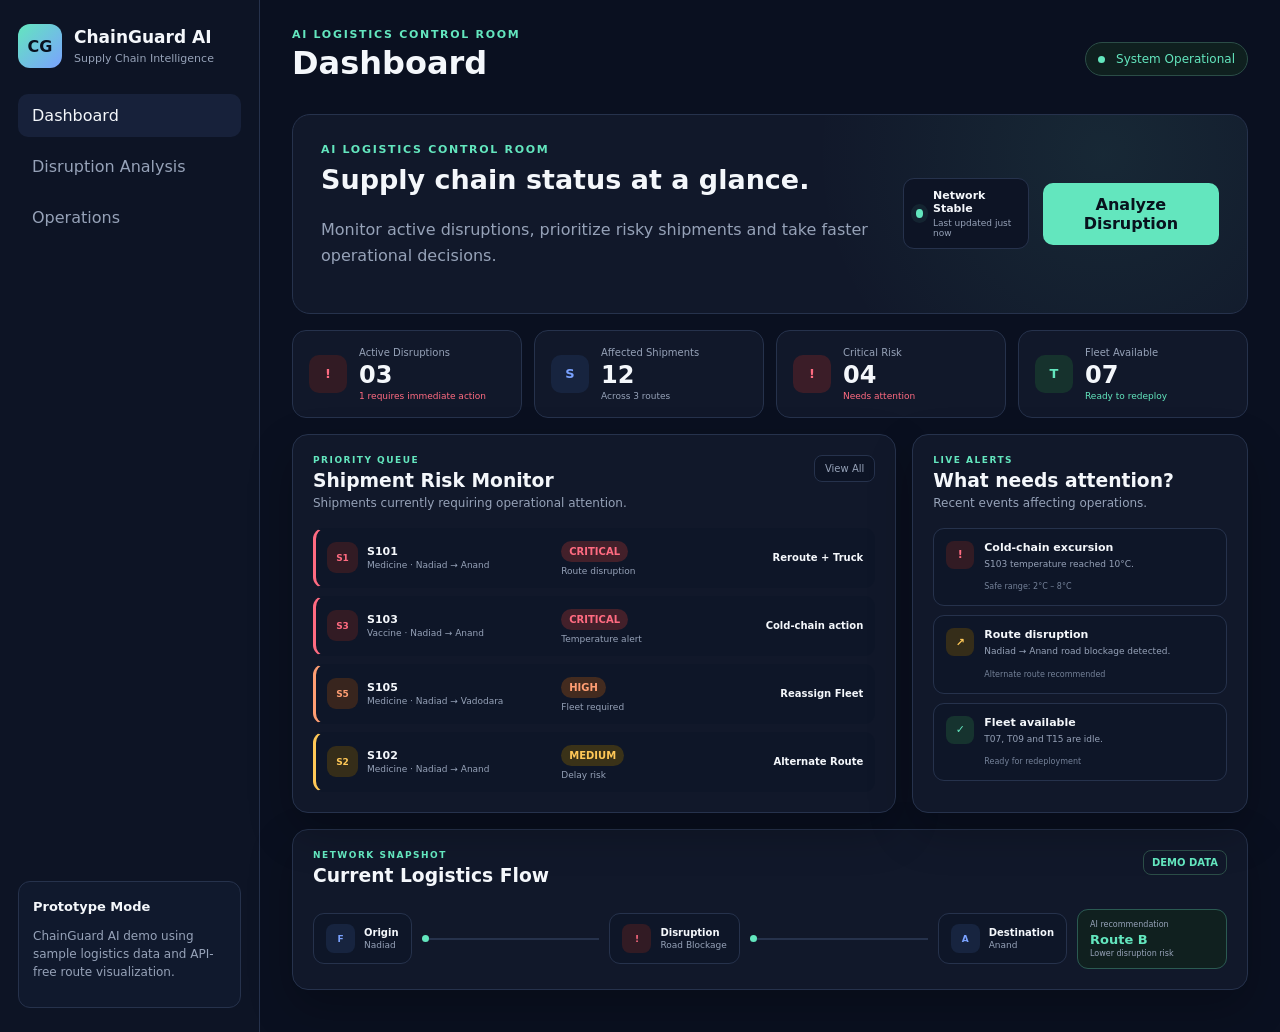
<file: index.html>
<!DOCTYPE html>
<html lang="en">
<head>

  <meta charset="UTF-8">

  <meta
    name="viewport"
    content="width=device-width, initial-scale=1.0"
  >

  <title>
    ChainGuard AI
  </title>

  <link
    rel="stylesheet"
    href="style.css"
  >

</head>

<body>

  <div class="app-shell">

    <!-- ================= SIDEBAR ================= -->

    <aside class="sidebar">

      <div class="brand">

        <div class="brand-icon">
          CG
        </div>

        <div>

          <h2>
            ChainGuard AI
          </h2>

          <span>
            Supply Chain Intelligence
          </span>

        </div>

      </div>


      <nav class="nav">

        <button
          class="nav-item active"
          data-section="dashboard"
        >
          Dashboard
        </button>


        <button
          class="nav-item"
          data-section="analysis"
        >
          Disruption Analysis
        </button>


        <button
          class="nav-item"
          data-section="operations"
        >
          Operations
        </button>

      </nav>


      <div class="sidebar-note">

        <strong>
          Prototype Mode
        </strong>

        <p>
          ChainGuard AI demo using sample
          logistics data and API-free route
          visualization.
        </p>

      </div>

    </aside>


    <!-- ================= MAIN ================= -->

    <main class="main-content">


      <!-- ================= TOPBAR ================= -->

      <header class="topbar">

        <div>

          <p class="eyebrow">
            AI LOGISTICS CONTROL ROOM
          </p>

          <h1 id="page-title">
            Dashboard
          </h1>

        </div>


        <div class="status-pill">

          <span></span>

          System Operational

        </div>

      </header>


      <!-- =====================================================
           DASHBOARD
           ===================================================== -->

      <section
  id="dashboard"
  class="page-section active-section"
>

  <!-- COMMAND HEADER -->

  <div class="command-hero">

    <div class="hero-copy">

      <div class="eyebrow">
        AI LOGISTICS CONTROL ROOM
      </div>

      <h2>
        Supply chain status at a glance.
      </h2>

      <p>
        Monitor active disruptions, prioritize risky
        shipments and take faster operational decisions.
      </p>

    </div>

    <div class="hero-actions">

      <div class="system-status">
        <span class="status-dot"></span>

        <div>
          <strong>
            Network Stable
          </strong>

          <small>
            Last updated just now
          </small>
        </div>

      </div>

      <button
        class="primary-btn"
        id="open-analysis"
      >
        Analyze Disruption
      </button>

    </div>

  </div>


  <!-- KEY METRICS -->

  <div class="command-metrics">

    <div class="command-stat">

      <div class="stat-icon danger-icon">
        !
      </div>

      <div>

        <span>
          Active Disruptions
        </span>

        <strong>
          03
        </strong>

        <small class="danger-text">
          1 requires immediate action
        </small>

      </div>

    </div>


    <div class="command-stat">

      <div class="stat-icon shipment-icon">
        S
      </div>

      <div>

        <span>
          Affected Shipments
        </span>

        <strong>
          12
        </strong>

        <small>
          Across 3 routes
        </small>

      </div>

    </div>


    <div class="command-stat">

      <div class="stat-icon critical-icon">
        !
      </div>

      <div>

        <span>
          Critical Risk
        </span>

        <strong>
          04
        </strong>

        <small class="danger-text">
          Needs attention
        </small>

      </div>

    </div>


    <div class="command-stat">

      <div class="stat-icon fleet-icon">
        T
      </div>

      <div>

        <span>
          Fleet Available
        </span>

        <strong>
          07
        </strong>

        <small class="success-text">
          Ready to redeploy
        </small>

      </div>

    </div>

  </div>


  <!-- MAIN CONTROL GRID -->

  <div class="dashboard-control-grid">


    <!-- SHIPMENT PRIORITY -->

    <div class="panel shipment-panel">

      <div class="panel-header enhanced-header">

        <div>

          <span class="section-label">
            PRIORITY QUEUE
          </span>

          <h3>
            Shipment Risk Monitor
          </h3>

          <p>
            Shipments currently requiring operational attention.
          </p>

        </div>

        <button class="mini-btn">
          View All
        </button>

      </div>


      <div class="priority-list">

        <div class="priority-row critical-row">

          <div class="shipment-id">
            <span class="shipment-marker critical-marker">
              S1
            </span>

            <div>
              <strong>
                S101
              </strong>

              <small>
                Medicine · Nadiad → Anand
              </small>
            </div>
          </div>


          <div class="priority-reason">
            <span class="risk-badge critical">
              CRITICAL
            </span>

            <small>
              Route disruption
            </small>
          </div>


          <div class="priority-action">
            Reroute + Truck
          </div>

        </div>


        <div class="priority-row critical-row">

          <div class="shipment-id">
            <span class="shipment-marker critical-marker">
              S3
            </span>

            <div>
              <strong>
                S103
              </strong>

              <small>
                Vaccine · Nadiad → Anand
              </small>
            </div>
          </div>


          <div class="priority-reason">

            <span class="risk-badge critical">
              CRITICAL
            </span>

            <small>
              Temperature alert
            </small>

          </div>


          <div class="priority-action">
            Cold-chain action
          </div>

        </div>


        <div class="priority-row high-row">

          <div class="shipment-id">

            <span class="shipment-marker high-marker">
              S5
            </span>

            <div>

              <strong>
                S105
              </strong>

              <small>
                Medicine · Nadiad → Vadodara
              </small>

            </div>

          </div>


          <div class="priority-reason">

            <span class="risk-badge high">
              HIGH
            </span>

            <small>
              Fleet required
            </small>

          </div>


          <div class="priority-action">
            Reassign Fleet
          </div>

        </div>


        <div class="priority-row medium-row">

          <div class="shipment-id">

            <span class="shipment-marker medium-marker">
              S2
            </span>

            <div>

              <strong>
                S102
              </strong>

              <small>
                Medicine · Nadiad → Anand
              </small>

            </div>

          </div>


          <div class="priority-reason">

            <span class="risk-badge medium">
              MEDIUM
            </span>

            <small>
              Delay risk
            </small>

          </div>


          <div class="priority-action">
            Alternate Route
          </div>

        </div>

      </div>

    </div>


    <!-- LIVE ALERTS -->

    <div class="panel alert-panel">

      <div class="panel-header enhanced-header">

        <div>

          <span class="section-label">
            LIVE ALERTS
          </span>

          <h3>
            What needs attention?
          </h3>

          <p>
            Recent events affecting operations.
          </p>

        </div>

      </div>


      <div class="live-alert-stack">


        <div class="live-alert critical-alert">

          <div class="alert-symbol">
            !
          </div>

          <div>

            <strong>
              Cold-chain excursion
            </strong>

            <p>
              S103 temperature reached 10°C.
            </p>

            <small>
              Safe range: 2°C – 8°C
            </small>

          </div>

        </div>


        <div class="live-alert warning-alert">

          <div class="alert-symbol">
            ↗
          </div>

          <div>

            <strong>
              Route disruption
            </strong>

            <p>
              Nadiad → Anand road blockage detected.
            </p>

            <small>
              Alternate route recommended
            </small>

          </div>

        </div>


        <div class="live-alert success-alert">

          <div class="alert-symbol">
            ✓
          </div>

          <div>

            <strong>
              Fleet available
            </strong>

            <p>
              T07, T09 and T15 are idle.
            </p>

            <small>
              Ready for redeployment
            </small>

          </div>

        </div>

      </div>

    </div>

  </div>


  <!-- NETWORK SNAPSHOT -->

  <div class="panel network-panel">

    <div class="panel-header enhanced-header">

      <div>

        <span class="section-label">
          NETWORK SNAPSHOT
        </span>

        <h3>
          Current Logistics Flow
        </h3>

      </div>

      <span class="panel-tag">
        DEMO DATA
      </span>

    </div>


    <div class="network-flow">

      <div class="network-node">

        <div class="node-icon">
          F
        </div>

        <div>

          <strong>
            Origin
          </strong>

          <span>
            Nadiad
          </span>

        </div>

      </div>


      <div class="network-line">
        <span></span>
      </div>


      <div class="network-node disruption-node">

        <div class="node-icon">
          !
        </div>

        <div>

          <strong>
            Disruption
          </strong>

          <span>
            Road Blockage
          </span>

        </div>

      </div>


      <div class="network-line">
        <span></span>
      </div>


      <div class="network-node">

        <div class="node-icon">
          A
        </div>

        <div>

          <strong>
            Destination
          </strong>

          <span>
            Anand
          </span>

        </div>

      </div>


      <div class="network-summary">

        <span>
          AI recommendation
        </span>

        <strong>
          Route B
        </strong>

        <small>
          Lower disruption risk
        </small>

      </div>

    </div>

  </div>

  </section>
      <!-- =====================================================
           DISRUPTION ANALYSIS
           ===================================================== -->

      <section
        id="analysis"
        class="page-section"
      >


        <div class="section-heading">

          <p class="eyebrow">
            DISRUPTION INTELLIGENCE
          </p>

          <h2>
            Analyze a New Disruption
          </h2>

          <p>
            Select the cities, enter the disruption details,
            and provide the current shipment temperature.
          </p>

        </div>


        <div class="content-grid">


          <!-- INPUT + FLEET UTILISATION STACK -->

          <div class="analysis-left-stack">

            <!-- INPUT PANEL -->

            <div class="panel analysis-input-panel">


              <div class="form-grid">


              <!-- ORIGIN -->

              <label>

                Origin City

                <select id="origin">
                </select>

              </label>


              <!-- DESTINATION -->

              <label>

                Destination City

                <select id="destination">
                </select>

              </label>


              <!-- DISRUPTION -->

              <label>

                Disruption

                <select id="disruption">

                  <option>
                    Road Blockage
                  </option>

                  <option>
                    Heavy Weather
                  </option>

                  <option>
                    Vehicle Breakdown
                  </option>

                  <option>
                    Port Strike
                  </option>

                  <option>
                    Traffic Congestion
                  </option>

                  <option>
                    Route Closure
                  </option>

                  <option>
                    Other Supply Disruption
                  </option>

                </select>

              </label>


              <!-- SEVERITY -->

              <label>

                Severity

                <select id="severity">

                  <option>
                    High
                  </option>

                  <option>
                    Critical
                  </option>

                  <option>
                    Medium
                  </option>

                  <option>
                    Low
                  </option>

                </select>

              </label>


              <!-- AVAILABLE TRUCKS -->

              <label>

                Available Trucks

                <input
                  id="trucks"
                  type="number"
                  min="0"
                  value="2"
                >

              </label>


              <!-- SHIPMENT TYPE -->

              <label>

                Shipment Type

                <select id="shipment-type">

                  <option value="Medicine">
                    Medicine
                  </option>

                  <option value="Vaccine">
                    Vaccine
                  </option>

                  <option value="Food">
                    Food / Perishable
                  </option>

                  <option value="General">
                    General Cargo
                  </option>

                </select>

              </label>


              <!-- CURRENT TEMPERATURE -->

              <label>

                Current Shipment Temperature (°C)

                <input
                  id="temperature"
                  type="number"
                  step="0.1"
                  value="6"
                >

              </label>


              <!-- MIN TEMP -->

              <label>

                Minimum Safe Temperature (°C)

                <input
                  id="temp-min"
                  type="number"
                  step="0.1"
                  value="2"
                >

              </label>


              <!-- MAX TEMP -->

              <label>

                Maximum Safe Temperature (°C)

                <input
                  id="temp-max"
                  type="number"
                  step="0.1"
                  value="8"
                >

              </label>

            </div>


            <!-- TEMP INFO -->

            <div class="temperature-helper">

              <div class="temperature-icon">
                🌡️
              </div>

              <div>

                <strong>
                  Cold-Chain Check
                </strong>

                <p>
                  The system compares the current shipment
                  temperature with the safe temperature range.
                </p>

              </div>

            </div>


            <!-- ANALYZE -->

            <button
              class="primary-btn"
              id="analyze-btn"
            >

              Analyze with AI

            </button>

            </div>


            <!-- FLEET UTILISATION OVERVIEW -->

            <div class="panel fleet-overview-panel">

              <div class="panel-header enhanced-header">

                <div>
                  <span class="section-label">FLEET INTELLIGENCE</span>
                  <h3>Fleet Utilisation Overview</h3>
                  <p>Current asset allocation across the demo network.</p>
                </div>

                <span class="panel-tag">OPTIMIZER</span>

              </div>

              <div class="fleet-overview-grid">

                <div
                  class="fleet-donut"
                  id="fleet-utilization-chart"
                  style="--utilization: 42%"
                  aria-label="Fleet utilization 42 percent"
                >
                  <div class="fleet-donut-center">
                    <strong id="fleet-utilization-value">42%</strong>
                    <span>Utilised</span>
                  </div>
                </div>

                <div class="fleet-overview-stats">

                  <div class="fleet-stat-card active">
                    <span class="fleet-stat-dot"></span>
                    <div>
                      <strong id="fleet-active-count">05</strong>
                      <small>In Transit</small>
                    </div>
                  </div>

                  <div class="fleet-stat-card idle">
                    <span class="fleet-stat-dot"></span>
                    <div>
                      <strong id="fleet-idle-count">07</strong>
                      <small>Available</small>
                    </div>
                  </div>

                  <div class="fleet-stat-card total">
                    <span class="fleet-stat-dot"></span>
                    <div>
                      <strong id="fleet-total-count">12</strong>
                      <small>Total Fleet</small>
                    </div>
                  </div>

                </div>

              </div>

              <div class="fleet-optimization-note">
                <div class="fleet-note-icon">↗</div>
                <div>
                  <strong>AI utilisation opportunity</strong>
                  <p>
                    7 available trucks can be redeployed to reduce idle capacity
                    during active disruptions.
                  </p>
                </div>
              </div>

            </div>

            <!-- AI EXPLANATION -->

            <div class="panel ai-explanation-panel" id="ai-explanation-panel">

              <div class="ai-explanation-glow"></div>

              <div class="ai-explanation-header">

                <div class="ai-explanation-title-wrap">
                  <div class="ai-explanation-icon">✦</div>
                  <div>
                    <span class="section-label">AI DECISION TRACE</span>
                    <h3>Why did AI choose this route?</h3>
                    <p>
                      A quick explanation of the factors influencing the recommendation.
                    </p>
                  </div>
                </div>

                <div class="ai-confidence-badge">
                  <span>Confidence</span>
                  <strong id="ai-confidence-value">—</strong>
                </div>

              </div>

              <div class="ai-route-summary">
                <div>
                  <span class="ai-summary-label">Recommended route</span>
                  <strong id="ai-explanation-route">Awaiting analysis</strong>
                </div>
                <span class="ai-route-pill" id="ai-explanation-risk">READY</span>
              </div>

              <div class="ai-reason-grid" id="ai-reason-grid">
                <div class="ai-reason-item muted">
                  <span class="ai-reason-check">•</span>
                  <div>
                    <strong>Route efficiency</strong>
                    <p>Run the analysis to compare time and distance.</p>
                  </div>
                </div>

                <div class="ai-reason-item muted">
                  <span class="ai-reason-check">•</span>
                  <div>
                    <strong>Fleet availability</strong>
                    <p>Your available-truck input will be considered.</p>
                  </div>
                </div>

                <div class="ai-reason-item muted">
                  <span class="ai-reason-check">•</span>
                  <div>
                    <strong>Shipment safety</strong>
                    <p>Temperature and shipment type affect the decision.</p>
                  </div>
                </div>

                <div class="ai-reason-item muted">
                  <span class="ai-reason-check">•</span>
                  <div>
                    <strong>Disruption risk</strong>
                    <p>Severity and disruption type shape the route priority.</p>
                  </div>
                </div>
              </div>

              <div class="ai-bottom-strip">
                <div class="ai-confidence-meter-wrap">
                  <div class="ai-meter-label">
                    <span>Decision confidence</span>
                    <strong id="ai-confidence-label">Ready</strong>
                  </div>
                  <div class="ai-confidence-meter">
                    <span id="ai-confidence-bar"></span>
                  </div>
                </div>

                <div class="ai-saving-card">
                  <span>Estimated operational saving</span>
                  <strong id="ai-estimated-saving">₹ —</strong>
                  <small>Prototype estimate</small>
                </div>
              </div>

            </div>

          </div>


          <!-- RESULT PANEL -->

          <div class="panel result-panel">

            <div class="panel-header">

              <div>

                <h3>
                  AI Analysis
                </h3>

                <p>
                  Risk, route and temperature recommendations.
                </p>

              </div>

            </div>


            <div
              id="analysis-result"
              class="empty-state"
            >

              Select your route and shipment details,
              then click

              <strong>
                Analyze with AI
              </strong>.

            </div>

          </div>

        </div>

      </section>


      <!-- =====================================================
           OPERATIONS
           ===================================================== -->

      <section
  id="operations"
  class="page-section"
>


  <div class="section-heading">

    <p class="eyebrow">
      OPERATIONS CONTROL
    </p>

    <h2>
      Fleet & Cold-Chain Operations
    </h2>

    <p>
      Manage available assets and monitor shipments
      requiring temperature-controlled handling.
    </p>

  </div>


  <!-- OPERATIONS SUMMARY -->

  <div class="operations-summary">

    <div class="operations-kpi">

      <span>
        Available Assets
      </span>

      <strong>
        07
      </strong>

      <small class="success-text">
        Ready now
      </small>

    </div>


    <div class="operations-kpi">

      <span>
        In Transit
      </span>

      <strong>
        05
      </strong>

      <small>
        Active journeys
      </small>

    </div>


    <div class="operations-kpi">

      <span>
        Cold-Chain Alerts
      </span>

      <strong class="danger-text">
        02
      </strong>

      <small class="danger-text">
        Immediate review
      </small>

    </div>


    <div class="operations-kpi">

      <span>
        Recommended Actions
      </span>

      <strong>
        04
      </strong>

      <small>
        AI generated
      </small>

    </div>

  </div>


  <div class="operations-grid">


    <!-- FLEET -->

    <div class="panel fleet-control-panel">

      <div class="panel-header enhanced-header">

        <div>

          <span class="section-label">
            FLEET UTILISATION
          </span>

          <h3>
            Available Vehicles
          </h3>

          <p>
            Assets that can be redeployed immediately.
          </p>

        </div>

        <span class="panel-tag">
          7 AVAILABLE
        </span>

      </div>


      <div class="fleet-control-list">


        <div class="fleet-control-row recommended-fleet">

          <div class="fleet-avatar">
            T07
          </div>

          <div class="fleet-info">

            <strong>
              Truck T07
            </strong>

            <span>
              Idle · Capacity 2.5T
            </span>

          </div>

          <div class="fleet-route">

            <small>
              AI suggests
            </small>

            <strong>
              S101
            </strong>

          </div>

          <span class="fleet-status available">
            AVAILABLE
          </span>

        </div>


        <div class="fleet-control-row">

          <div class="fleet-avatar">
            T09
          </div>

          <div class="fleet-info">

            <strong>
              Truck T09
            </strong>

            <span>
              Idle · Capacity 4T
            </span>

          </div>

          <div class="fleet-route">

            <small>
              Status
            </small>

            <strong>
              Standby
            </strong>

          </div>

          <span class="fleet-status available">
            AVAILABLE
          </span>

        </div>


        <div class="fleet-control-row">

          <div class="fleet-avatar">
            T12
          </div>

          <div class="fleet-info">

            <strong>
              Truck T12
            </strong>

            <span>
              In transit · Anand
            </span>

          </div>

          <div class="fleet-route">

            <small>
              Shipment
            </small>

            <strong>
              S102
            </strong>

          </div>

          <span class="fleet-status transit">
            IN TRANSIT
          </span>

        </div>


        <div class="fleet-control-row">

          <div class="fleet-avatar">
            T15
          </div>

          <div class="fleet-info">

            <strong>
              Truck T15
            </strong>

            <span>
              Idle · Capacity 3T
            </span>

          </div>

          <div class="fleet-route">

            <small>
              Status
            </small>

            <strong>
              Standby
            </strong>

          </div>

          <span class="fleet-status available">
            AVAILABLE
          </span>

        </div>

      </div>

    </div>


    <!-- COLD CHAIN -->

    <div class="panel cold-chain-panel">

      <div class="panel-header enhanced-header">

        <div>

          <span class="section-label">
            COLD-CHAIN MONITOR
          </span>

          <h3>
            Shipment Temperature
          </h3>

          <p>
            Real-time demo sensor view.
          </p>

        </div>

        <span class="risk-badge critical">
          2 ALERTS
        </span>

      </div>


      <div class="cold-chain-main">


        <div class="temperature-main">

          <div>

            <span>
              Shipment S103
            </span>

            <strong>
              10°C
            </strong>

            <small>
              Current temperature
            </small>

          </div>


          <div class="temperature-status-ring">

            <span>
              !
            </span>

          </div>

        </div>


        <div class="safe-range-bar">

          <div class="safe-range-labels">

            <span>
              Safe range
            </span>

            <strong>
              2°C – 8°C
            </strong>

          </div>


          <div class="range-track">

            <div class="safe-range-zone"></div>

            <div class="temperature-indicator"></div>

          </div>

        </div>


        <div class="temperature-history">

          <span>2°C</span>
          <span>4°C</span>
          <span>5°C</span>
          <span>7°C</span>
          <span class="danger-temp">
            10°C
          </span>

        </div>


        <div class="cold-action">

          <div>

            <strong>
              AI Action Required
            </strong>

            <p>
              Temperature has crossed the safe range.
              Shipment should be prioritized for
              controlled handling.
            </p>

          </div>

          <button class="route-action-btn">
            Review Shipment
          </button>

        </div>

      </div>

    </div>

  </div>


  <!-- OPERATIONS RECOMMENDATION -->

  <div class="panel operations-recommendation">

    <div class="recommendation-icon">
      AI
    </div>

    <div>

      <span class="section-label">
        OPERATIONS ASSISTANT
      </span>

      <h3>
        Recommended next actions
      </h3>

      <p>
        Prioritize S103 for cold-chain intervention,
        assign T07 to S101, and review Route B for
        the Nadiad → Anand disruption.
      </p>

    </div>

<button
  class="primary-btn"
  id="open-analysis-operations"
>
  Review Disruption
</button>

  </div>


</section>


  <!-- JAVASCRIPT -->

  <script src="script.js"></script>

</body>
</html>
</file>
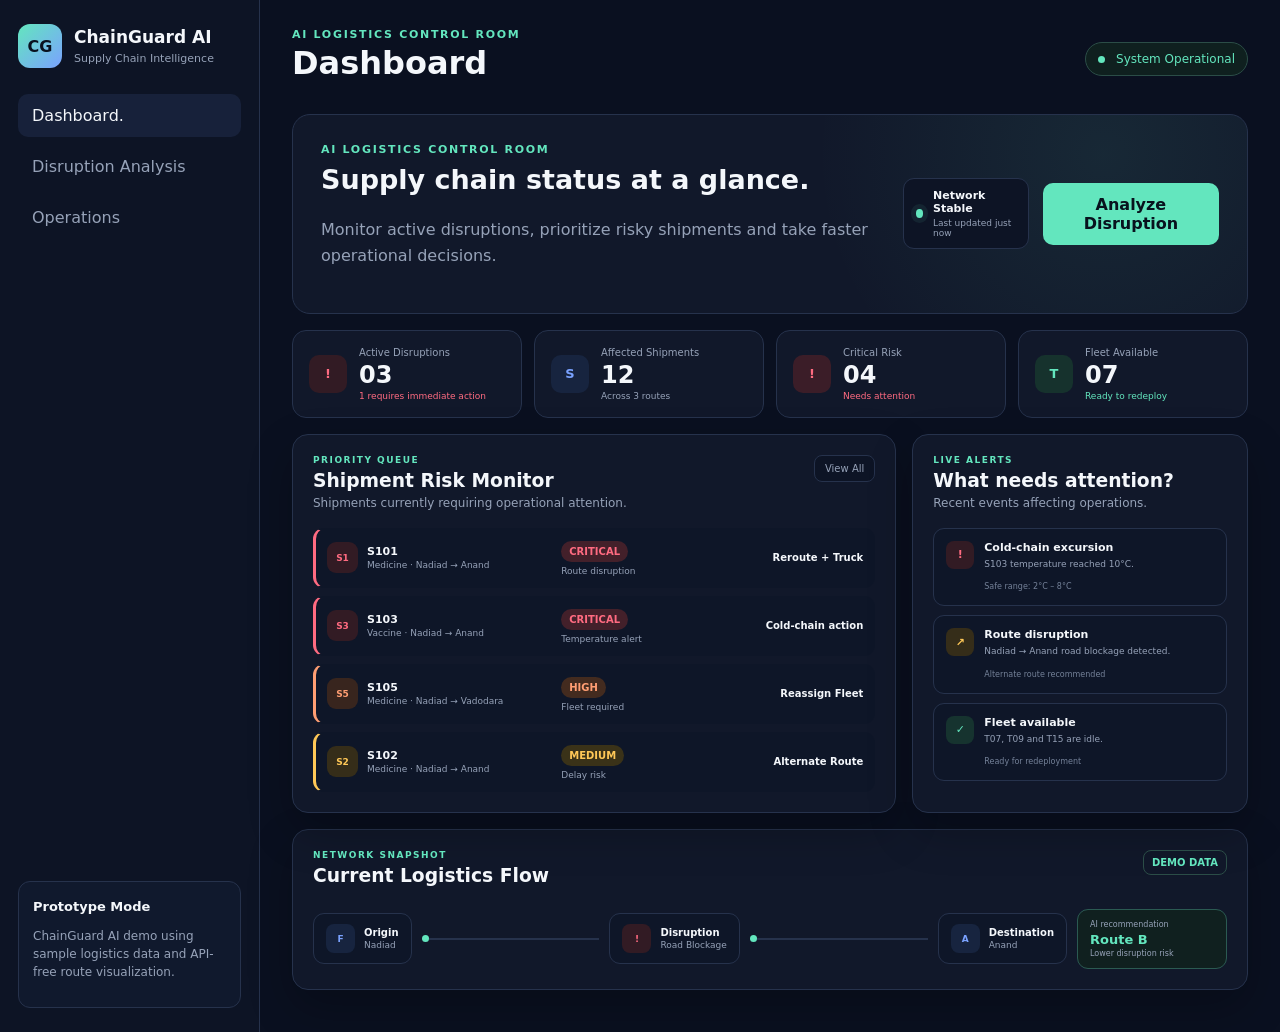
<file: src/index.html>
<!DOCTYPE html>
<html lang="en">
<head>

  <meta charset="UTF-8">

  <meta
    name="viewport"
    content="width=device-width, initial-scale=1.0"
  >

  <title>
    ChainGuard AI
  </title>

  <link
    rel="stylesheet"
    href="style.css"
  >

</head>

<body>

  <div class="app-shell">

    <!-- ================= SIDEBAR ================= -->

    <aside class="sidebar">

      <div class="brand">

        <div class="brand-icon">
          CG
        </div>

        <div>

          <h2>
            ChainGuard AI
          </h2>

          <span>
            Supply Chain Intelligence
          </span>

        </div>

      </div>


      <nav class="nav">

        <button
          class="nav-item active"
          data-section="dashboard"
        >
          Dashboard.
        </button>


        <button
          class="nav-item"
          data-section="analysis"
        >
          Disruption Analysis
        </button>


        <button
          class="nav-item"
          data-section="operations"
        >
          Operations
        </button>

      </nav>


      <div class="sidebar-note">

        <strong>
          Prototype Mode
        </strong>

        <p>
          ChainGuard AI demo using sample
          logistics data and API-free route
          visualization.
        </p>

      </div>

    </aside>


    <!-- ================= MAIN ================= -->

    <main class="main-content">


      <!-- ================= TOPBAR ================= -->

      <header class="topbar">

        <div>

          <p class="eyebrow">
            AI LOGISTICS CONTROL ROOM
          </p>

          <h1 id="page-title">
            Dashboard
          </h1>

        </div>


        <div class="status-pill">

          <span></span>

          System Operational

        </div>

      </header>


      <!-- =====================================================
           DASHBOARD
           ===================================================== -->

      <section
  id="dashboard"
  class="page-section active-section"
>

  <!-- COMMAND HEADER -->

  <div class="command-hero">

    <div class="hero-copy">

      <div class="eyebrow">
        AI LOGISTICS CONTROL ROOM
      </div>

      <h2>
        Supply chain status at a glance.
      </h2>

      <p>
        Monitor active disruptions, prioritize risky
        shipments and take faster operational decisions.
      </p>

    </div>

    <div class="hero-actions">

      <div class="system-status">
        <span class="status-dot"></span>

        <div>
          <strong>
            Network Stable
          </strong>

          <small>
            Last updated just now
          </small>
        </div>

      </div>

      <button
        class="primary-btn"
        id="open-analysis"
      >
        Analyze Disruption
      </button>

    </div>

  </div>


  <!-- KEY METRICS -->

  <div class="command-metrics">

    <div class="command-stat">

      <div class="stat-icon danger-icon">
        !
      </div>

      <div>

        <span>
          Active Disruptions
        </span>

        <strong>
          03
        </strong>

        <small class="danger-text">
          1 requires immediate action
        </small>

      </div>

    </div>


    <div class="command-stat">

      <div class="stat-icon shipment-icon">
        S
      </div>

      <div>

        <span>
          Affected Shipments
        </span>

        <strong>
          12
        </strong>

        <small>
          Across 3 routes
        </small>

      </div>

    </div>


    <div class="command-stat">

      <div class="stat-icon critical-icon">
        !
      </div>

      <div>

        <span>
          Critical Risk
        </span>

        <strong>
          04
        </strong>

        <small class="danger-text">
          Needs attention
        </small>

      </div>

    </div>


    <div class="command-stat">

      <div class="stat-icon fleet-icon">
        T
      </div>

      <div>

        <span>
          Fleet Available
        </span>

        <strong>
          07
        </strong>

        <small class="success-text">
          Ready to redeploy
        </small>

      </div>

    </div>

  </div>


  <!-- MAIN CONTROL GRID -->

  <div class="dashboard-control-grid">


    <!-- SHIPMENT PRIORITY -->

    <div class="panel shipment-panel">

      <div class="panel-header enhanced-header">

        <div>

          <span class="section-label">
            PRIORITY QUEUE
          </span>

          <h3>
            Shipment Risk Monitor
          </h3>

          <p>
            Shipments currently requiring operational attention.
          </p>

        </div>

        <button class="mini-btn">
          View All
        </button>

      </div>


      <div class="priority-list">

        <div class="priority-row critical-row">

          <div class="shipment-id">
            <span class="shipment-marker critical-marker">
              S1
            </span>

            <div>
              <strong>
                S101
              </strong>

              <small>
                Medicine · Nadiad → Anand
              </small>
            </div>
          </div>


          <div class="priority-reason">
            <span class="risk-badge critical">
              CRITICAL
            </span>

            <small>
              Route disruption
            </small>
          </div>


          <div class="priority-action">
            Reroute + Truck
          </div>

        </div>


        <div class="priority-row critical-row">

          <div class="shipment-id">
            <span class="shipment-marker critical-marker">
              S3
            </span>

            <div>
              <strong>
                S103
              </strong>

              <small>
                Vaccine · Nadiad → Anand
              </small>
            </div>
          </div>


          <div class="priority-reason">

            <span class="risk-badge critical">
              CRITICAL
            </span>

            <small>
              Temperature alert
            </small>

          </div>


          <div class="priority-action">
            Cold-chain action
          </div>

        </div>


        <div class="priority-row high-row">

          <div class="shipment-id">

            <span class="shipment-marker high-marker">
              S5
            </span>

            <div>

              <strong>
                S105
              </strong>

              <small>
                Medicine · Nadiad → Vadodara
              </small>

            </div>

          </div>


          <div class="priority-reason">

            <span class="risk-badge high">
              HIGH
            </span>

            <small>
              Fleet required
            </small>

          </div>


          <div class="priority-action">
            Reassign Fleet
          </div>

        </div>


        <div class="priority-row medium-row">

          <div class="shipment-id">

            <span class="shipment-marker medium-marker">
              S2
            </span>

            <div>

              <strong>
                S102
              </strong>

              <small>
                Medicine · Nadiad → Anand
              </small>

            </div>

          </div>


          <div class="priority-reason">

            <span class="risk-badge medium">
              MEDIUM
            </span>

            <small>
              Delay risk
            </small>

          </div>


          <div class="priority-action">
            Alternate Route
          </div>

        </div>

      </div>

    </div>


    <!-- LIVE ALERTS -->

    <div class="panel alert-panel">

      <div class="panel-header enhanced-header">

        <div>

          <span class="section-label">
            LIVE ALERTS
          </span>

          <h3>
            What needs attention?
          </h3>

          <p>
            Recent events affecting operations.
          </p>

        </div>

      </div>


      <div class="live-alert-stack">


        <div class="live-alert critical-alert">

          <div class="alert-symbol">
            !
          </div>

          <div>

            <strong>
              Cold-chain excursion
            </strong>

            <p>
              S103 temperature reached 10°C.
            </p>

            <small>
              Safe range: 2°C – 8°C
            </small>

          </div>

        </div>


        <div class="live-alert warning-alert">

          <div class="alert-symbol">
            ↗
          </div>

          <div>

            <strong>
              Route disruption
            </strong>

            <p>
              Nadiad → Anand road blockage detected.
            </p>

            <small>
              Alternate route recommended
            </small>

          </div>

        </div>


        <div class="live-alert success-alert">

          <div class="alert-symbol">
            ✓
          </div>

          <div>

            <strong>
              Fleet available
            </strong>

            <p>
              T07, T09 and T15 are idle.
            </p>

            <small>
              Ready for redeployment
            </small>

          </div>

        </div>

      </div>

    </div>

  </div>


  <!-- NETWORK SNAPSHOT -->

  <div class="panel network-panel">

    <div class="panel-header enhanced-header">

      <div>

        <span class="section-label">
          NETWORK SNAPSHOT
        </span>

        <h3>
          Current Logistics Flow
        </h3>

      </div>

      <span class="panel-tag">
        DEMO DATA
      </span>

    </div>


    <div class="network-flow">

      <div class="network-node">

        <div class="node-icon">
          F
        </div>

        <div>

          <strong>
            Origin
          </strong>

          <span>
            Nadiad
          </span>

        </div>

      </div>


      <div class="network-line">
        <span></span>
      </div>


      <div class="network-node disruption-node">

        <div class="node-icon">
          !
        </div>

        <div>

          <strong>
            Disruption
          </strong>

          <span>
            Road Blockage
          </span>

        </div>

      </div>


      <div class="network-line">
        <span></span>
      </div>


      <div class="network-node">

        <div class="node-icon">
          A
        </div>

        <div>

          <strong>
            Destination
          </strong>

          <span>
            Anand
          </span>

        </div>

      </div>


      <div class="network-summary">

        <span>
          AI recommendation
        </span>

        <strong>
          Route B
        </strong>

        <small>
          Lower disruption risk
        </small>

      </div>

    </div>

  </div>

  </section>
      <!-- =====================================================
           DISRUPTION ANALYSIS
           ===================================================== -->

      <section
        id="analysis"
        class="page-section"
      >


        <div class="section-heading">

          <p class="eyebrow">
            DISRUPTION INTELLIGENCE
          </p>

          <h2>
            Analyze a New Disruption
          </h2>

          <p>
            Select the cities, enter the disruption details,
            and provide the current shipment temperature.
          </p>

        </div>


        <div class="content-grid">


          <!-- INPUT + FLEET UTILISATION STACK -->

          <div class="analysis-left-stack">

            <!-- INPUT PANEL -->

            <div class="panel analysis-input-panel">


              <div class="form-grid">


              <!-- ORIGIN -->

              <label>

                Origin City

                <select id="origin">
                </select>

              </label>


              <!-- DESTINATION -->

              <label>

                Destination City

                <select id="destination">
                </select>

              </label>


              <!-- DISRUPTION -->

              <label>

                Disruption

                <select id="disruption">

                  <option>
                    Road Blockage
                  </option>

                  <option>
                    Heavy Weather
                  </option>

                  <option>
                    Vehicle Breakdown
                  </option>

                  <option>
                    Port Strike
                  </option>

                  <option>
                    Traffic Congestion
                  </option>

                  <option>
                    Route Closure
                  </option>

                  <option>
                    Other Supply Disruption
                  </option>

                </select>

              </label>


              <!-- SEVERITY -->

              <label>

                Severity

                <select id="severity">

                  <option>
                    High
                  </option>

                  <option>
                    Critical
                  </option>

                  <option>
                    Medium
                  </option>

                  <option>
                    Low
                  </option>

                </select>

              </label>


              <!-- AVAILABLE TRUCKS -->

              <label>

                Available Trucks

                <input
                  id="trucks"
                  type="number"
                  min="0"
                  value="2"
                >

              </label>


              <!-- SHIPMENT TYPE -->

              <label>

                Shipment Type

                <select id="shipment-type">

                  <option value="Medicine">
                    Medicine
                  </option>

                  <option value="Vaccine">
                    Vaccine
                  </option>

                  <option value="Food">
                    Food / Perishable
                  </option>

                  <option value="General">
                    General Cargo
                  </option>

                </select>

              </label>


              <!-- CURRENT TEMPERATURE -->

              <label>

                Current Shipment Temperature (°C)

                <input
                  id="temperature"
                  type="number"
                  step="0.1"
                  value="6"
                >

              </label>


              <!-- MIN TEMP -->

              <label>

                Minimum Safe Temperature (°C)

                <input
                  id="temp-min"
                  type="number"
                  step="0.1"
                  value="2"
                >

              </label>


              <!-- MAX TEMP -->

              <label>

                Maximum Safe Temperature (°C)

                <input
                  id="temp-max"
                  type="number"
                  step="0.1"
                  value="8"
                >

              </label>

            </div>


            <!-- TEMP INFO -->

            <div class="temperature-helper">

              <div class="temperature-icon">
                🌡️
              </div>

              <div>

                <strong>
                  Cold-Chain Check
                </strong>

                <p>
                  The system compares the current shipment
                  temperature with the safe temperature range.
                </p>

              </div>

            </div>


            <!-- ANALYZE -->

            <button
              class="primary-btn"
              id="analyze-btn"
            >

              Analyze with AI

            </button>

            </div>


            <!-- FLEET UTILISATION OVERVIEW -->

            <div class="panel fleet-overview-panel">

              <div class="panel-header enhanced-header">

                <div>
                  <span class="section-label">FLEET INTELLIGENCE</span>
                  <h3>Fleet Utilisation Overview</h3>
                  <p>Current asset allocation across the demo network.</p>
                </div>

                <span class="panel-tag">OPTIMIZER</span>

              </div>

              <div class="fleet-overview-grid">

                <div
                  class="fleet-donut"
                  id="fleet-utilization-chart"
                  style="--utilization: 42%"
                  aria-label="Fleet utilization 42 percent"
                >
                  <div class="fleet-donut-center">
                    <strong id="fleet-utilization-value">42%</strong>
                    <span>Utilised</span>
                  </div>
                </div>

                <div class="fleet-overview-stats">

                  <div class="fleet-stat-card active">
                    <span class="fleet-stat-dot"></span>
                    <div>
                      <strong id="fleet-active-count">05</strong>
                      <small>In Transit</small>
                    </div>
                  </div>

                  <div class="fleet-stat-card idle">
                    <span class="fleet-stat-dot"></span>
                    <div>
                      <strong id="fleet-idle-count">07</strong>
                      <small>Available</small>
                    </div>
                  </div>

                  <div class="fleet-stat-card total">
                    <span class="fleet-stat-dot"></span>
                    <div>
                      <strong id="fleet-total-count">12</strong>
                      <small>Total Fleet</small>
                    </div>
                  </div>

                </div>

              </div>

              <div class="fleet-optimization-note">
                <div class="fleet-note-icon">↗</div>
                <div>
                  <strong>AI utilisation opportunity</strong>
                  <p>
                    7 available trucks can be redeployed to reduce idle capacity
                    during active disruptions.
                  </p>
                </div>
              </div>

            </div>

            <!-- AI EXPLANATION -->

            <div class="panel ai-explanation-panel" id="ai-explanation-panel">

              <div class="ai-explanation-glow"></div>

              <div class="ai-explanation-header">

                <div class="ai-explanation-title-wrap">
                  <div class="ai-explanation-icon">✦</div>
                  <div>
                    <span class="section-label">AI DECISION TRACE</span>
                    <h3>Why did AI choose this route?</h3>
                    <p>
                      A quick explanation of the factors influencing the recommendation.
                    </p>
                  </div>
                </div>

                <div class="ai-confidence-badge">
                  <span>Confidence</span>
                  <strong id="ai-confidence-value">—</strong>
                </div>

              </div>

              <div class="ai-route-summary">
                <div>
                  <span class="ai-summary-label">Recommended route</span>
                  <strong id="ai-explanation-route">Awaiting analysis</strong>
                </div>
                <span class="ai-route-pill" id="ai-explanation-risk">READY</span>
              </div>

              <div class="ai-reason-grid" id="ai-reason-grid">
                <div class="ai-reason-item muted">
                  <span class="ai-reason-check">•</span>
                  <div>
                    <strong>Route efficiency</strong>
                    <p>Run the analysis to compare time and distance.</p>
                  </div>
                </div>

                <div class="ai-reason-item muted">
                  <span class="ai-reason-check">•</span>
                  <div>
                    <strong>Fleet availability</strong>
                    <p>Your available-truck input will be considered.</p>
                  </div>
                </div>

                <div class="ai-reason-item muted">
                  <span class="ai-reason-check">•</span>
                  <div>
                    <strong>Shipment safety</strong>
                    <p>Temperature and shipment type affect the decision.</p>
                  </div>
                </div>

                <div class="ai-reason-item muted">
                  <span class="ai-reason-check">•</span>
                  <div>
                    <strong>Disruption risk</strong>
                    <p>Severity and disruption type shape the route priority.</p>
                  </div>
                </div>
              </div>

              <div class="ai-bottom-strip">
                <div class="ai-confidence-meter-wrap">
                  <div class="ai-meter-label">
                    <span>Decision confidence</span>
                    <strong id="ai-confidence-label">Ready</strong>
                  </div>
                  <div class="ai-confidence-meter">
                    <span id="ai-confidence-bar"></span>
                  </div>
                </div>

                <div class="ai-saving-card">
                  <span>Estimated operational saving</span>
                  <strong id="ai-estimated-saving">₹ —</strong>
                  <small>Prototype estimate</small>
                </div>
              </div>

            </div>

          </div>


          <!-- RESULT PANEL -->

          <div class="panel result-panel">

            <div class="panel-header">

              <div>

                <h3>
                  AI Analysis
                </h3>

                <p>
                  Risk, route and temperature recommendations.
                </p>

              </div>

            </div>


            <div
              id="analysis-result"
              class="empty-state"
            >

              Select your route and shipment details,
              then click

              <strong>
                Analyze with AI
              </strong>.

            </div>

          </div>

        </div>

      </section>


      <!-- =====================================================
           OPERATIONS
           ===================================================== -->

      <section
  id="operations"
  class="page-section"
>


  <div class="section-heading">

    <p class="eyebrow">
      OPERATIONS CONTROL
    </p>

    <h2>
      Fleet & Cold-Chain Operations
    </h2>

    <p>
      Manage available assets and monitor shipments
      requiring temperature-controlled handling.
    </p>

  </div>


  <!-- OPERATIONS SUMMARY -->

  <div class="operations-summary">

    <div class="operations-kpi">

      <span>
        Available Assets
      </span>

      <strong>
        07
      </strong>

      <small class="success-text">
        Ready now
      </small>

    </div>


    <div class="operations-kpi">

      <span>
        In Transit
      </span>

      <strong>
        05
      </strong>

      <small>
        Active journeys
      </small>

    </div>


    <div class="operations-kpi">

      <span>
        Cold-Chain Alerts
      </span>

      <strong class="danger-text">
        02
      </strong>

      <small class="danger-text">
        Immediate review
      </small>

    </div>


    <div class="operations-kpi">

      <span>
        Recommended Actions
      </span>

      <strong>
        04
      </strong>

      <small>
        AI generated
      </small>

    </div>

  </div>


  <div class="operations-grid">


    <!-- FLEET -->

    <div class="panel fleet-control-panel">

      <div class="panel-header enhanced-header">

        <div>

          <span class="section-label">
            FLEET UTILISATION
          </span>

          <h3>
            Available Vehicles
          </h3>

          <p>
            Assets that can be redeployed immediately.
          </p>

        </div>

        <span class="panel-tag">
          7 AVAILABLE
        </span>

      </div>


      <div class="fleet-control-list">


        <div class="fleet-control-row recommended-fleet">

          <div class="fleet-avatar">
            T07
          </div>

          <div class="fleet-info">

            <strong>
              Truck T07
            </strong>

            <span>
              Idle · Capacity 2.5T
            </span>

          </div>

          <div class="fleet-route">

            <small>
              AI suggests
            </small>

            <strong>
              S101
            </strong>

          </div>

          <span class="fleet-status available">
            AVAILABLE
          </span>

        </div>


        <div class="fleet-control-row">

          <div class="fleet-avatar">
            T09
          </div>

          <div class="fleet-info">

            <strong>
              Truck T09
            </strong>

            <span>
              Idle · Capacity 4T
            </span>

          </div>

          <div class="fleet-route">

            <small>
              Status
            </small>

            <strong>
              Standby
            </strong>

          </div>

          <span class="fleet-status available">
            AVAILABLE
          </span>

        </div>


        <div class="fleet-control-row">

          <div class="fleet-avatar">
            T12
          </div>

          <div class="fleet-info">

            <strong>
              Truck T12
            </strong>

            <span>
              In transit · Anand
            </span>

          </div>

          <div class="fleet-route">

            <small>
              Shipment
            </small>

            <strong>
              S102
            </strong>

          </div>

          <span class="fleet-status transit">
            IN TRANSIT
          </span>

        </div>


        <div class="fleet-control-row">

          <div class="fleet-avatar">
            T15
          </div>

          <div class="fleet-info">

            <strong>
              Truck T15
            </strong>

            <span>
              Idle · Capacity 3T
            </span>

          </div>

          <div class="fleet-route">

            <small>
              Status
            </small>

            <strong>
              Standby
            </strong>

          </div>

          <span class="fleet-status available">
            AVAILABLE
          </span>

        </div>

      </div>

    </div>


    <!-- COLD CHAIN -->

    <div class="panel cold-chain-panel">

      <div class="panel-header enhanced-header">

        <div>

          <span class="section-label">
            COLD-CHAIN MONITOR
          </span>

          <h3>
            Shipment Temperature
          </h3>

          <p>
            Real-time demo sensor view.
          </p>

        </div>

        <span class="risk-badge critical">
          2 ALERTS
        </span>

      </div>


      <div class="cold-chain-main">


        <div class="temperature-main">

          <div>

            <span>
              Shipment S103
            </span>

            <strong>
              10°C
            </strong>

            <small>
              Current temperature
            </small>

          </div>


          <div class="temperature-status-ring">

            <span>
              !
            </span>

          </div>

        </div>


        <div class="safe-range-bar">

          <div class="safe-range-labels">

            <span>
              Safe range
            </span>

            <strong>
              2°C – 8°C
            </strong>

          </div>


          <div class="range-track">

            <div class="safe-range-zone"></div>

            <div class="temperature-indicator"></div>

          </div>

        </div>


        <div class="temperature-history">

          <span>2°C</span>
          <span>4°C</span>
          <span>5°C</span>
          <span>7°C</span>
          <span class="danger-temp">
            10°C
          </span>

        </div>


        <div class="cold-action">

          <div>

            <strong>
              AI Action Required
            </strong>

            <p>
              Temperature has crossed the safe range.
              Shipment should be prioritized for
              controlled handling.
            </p>

          </div>

          <button class="route-action-btn">
            Review Shipment
          </button>

        </div>

      </div>

    </div>

  </div>


  <!-- OPERATIONS RECOMMENDATION -->

  <div class="panel operations-recommendation">

    <div class="recommendation-icon">
      AI
    </div>

    <div>

      <span class="section-label">
        OPERATIONS ASSISTANT
      </span>

      <h3>
        Recommended next actions
      </h3>

      <p>
        Prioritize S103 for cold-chain intervention,
        assign T07 to S101, and review Route B for
        the Nadiad → Anand disruption.
      </p>

    </div>

<button
  class="primary-btn"
  id="open-analysis-operations"
>
  Review Disruption
</button>

  </div>


</section>


  <!-- JAVASCRIPT -->

  <script src="script.js"></script>

</body>
</html>
</file>
<file: style.css>
:root {

  --bg: #0a1020;

  --panel: #11182a;

  --panel-2: #151e33;

  --line: #26324c;

  --text: #f4f7fb;

  --muted: #96a2b8;

  --accent: #63e6be;

  --accent-2: #7aa2ff;

  --danger: #ff6b81;

  --warning: #ffc857;

  --success: #63e6be;

  --shadow:
    0 18px 45px
    rgba(0, 0, 0, .24);

}


* {
  box-sizing: border-box;
}


body {

  margin: 0;

  font-family:
    Inter,
    ui-sans-serif,
    system-ui,
    -apple-system,
    BlinkMacSystemFont,
    "Segoe UI",
    sans-serif;

  background:
    var(--bg);

  color:
    var(--text);

}


button,
input,
select {
  font: inherit;
}


/* =====================================================
   MAIN LAYOUT
   ===================================================== */

.app-shell {

  min-height: 100vh;

  display: grid;

  grid-template-columns:
    260px 1fr;

}


/* =====================================================
   SIDEBAR
   ===================================================== */

.sidebar {

  background:
    #0d1425;

  border-right:
    1px solid var(--line);

  padding:
    24px 18px;

  display:
    flex;

  flex-direction:
    column;

  gap:
    26px;

}


/* BRAND */

.brand {

  display:
    flex;

  gap:
    12px;

  align-items:
    center;

}


.brand-icon {

  width:
    44px;

  height:
    44px;

  border-radius:
    12px;

  display:
    grid;

  place-items:
    center;

  background:
    linear-gradient(
      135deg,
      #63e6be,
      #7aa2ff
    );

  color:
    #09111f;

  font-weight:
    900;

}


.brand h2 {

  margin:
    0;

  font-size:
    17px;

}


.brand span {

  color:
    var(--muted);

  font-size:
    11px;

}


/* NAV */

.nav {

  display:
    grid;

  gap:
    8px;

}


.nav-item {

  border:
    0;

  background:
    transparent;

  color:
    var(--muted);

  text-align:
    left;

  padding:
    12px 14px;

  border-radius:
    10px;

  cursor:
    pointer;

}


.nav-item:hover,
.nav-item.active {

  background:
    #17213a;

  color:
    var(--text);

}


/* NOTE */

.sidebar-note {

  margin-top:
    auto;

  padding:
    14px;

  border:
    1px solid var(--line);

  border-radius:
    12px;

  background:
    #10192d;

}


.sidebar-note strong {

  font-size:
    13px;

}


.sidebar-note p {

  color:
    var(--muted);

  font-size:
    12px;

  line-height:
    1.5;

}


/* =====================================================
   MAIN CONTENT
   ===================================================== */

.main-content {

  padding:
    28px 32px 42px;

}


.topbar {

  display:
    flex;

  justify-content:
    space-between;

  align-items:
    center;

  gap:
    20px;

  margin-bottom:
    24px;

}


.topbar h1,
.hero h2,
.section-heading h2 {

  margin:
    3px 0 8px;

}


.eyebrow {

  margin:
    0;

  color:
    var(--accent);

  font-size:
    11px;

  letter-spacing:
    1.7px;

  font-weight:
    800;

}


/* STATUS */

.status-pill {

  border:
    1px solid #2b4d47;

  background:
    #0f201f;

  color:
    var(--success);

  padding:
    9px 12px;

  border-radius:
    999px;

  font-size:
    12px;

}


.status-pill span {

  display:
    inline-block;

  width:
    7px;

  height:
    7px;

  background:
    var(--success);

  border-radius:
    50%;

  margin-right:
    7px;

}


/* =====================================================
   PAGES
   ===================================================== */

.page-section {

  display:
    none;

}


.active-section {

  display:
    block;

}


/* =====================================================
   HERO
   ===================================================== */

.hero {

  padding:
    26px;

  display:
    flex;

  justify-content:
    space-between;

  align-items:
    center;

  gap:
    20px;

  margin-bottom:
    18px;

  background:
    var(--panel);

  border:
    1px solid var(--line);

  border-radius:
    16px;

  box-shadow:
    var(--shadow);

}


.hero p:not(.eyebrow) {

  color:
    var(--muted);

  line-height:
    1.5;

}


/* BUTTON */

.primary-btn {

  border:
    0;

  background:
    var(--accent);

  color:
    #08121e;

  padding:
    12px 16px;

  border-radius:
    10px;

  font-weight:
    800;

  cursor:
    pointer;

}


.primary-btn:hover {

  filter:
    brightness(1.06);

}


/* =====================================================
   METRICS
   ===================================================== */

.metric-grid {

  display:
    grid;

  grid-template-columns:
    repeat(4, 1fr);

  gap:
    14px;

  margin-bottom:
    18px;

}


.metric-card {

  padding:
    18px;

  background:
    var(--panel);

  border:
    1px solid var(--line);

  border-radius:
    16px;

  box-shadow:
    var(--shadow);

}


.metric-card span {

  color:
    var(--muted);

  font-size:
    12px;

}


.metric-card strong {

  display:
    block;

  margin-top:
    8px;

  font-size:
    29px;

}


.metric-card small {

  color:
    var(--muted);

}


.metric-card.danger strong {

  color:
    var(--danger);

}


.metric-card.success strong {

  color:
    var(--success);

}


/* =====================================================
   GRID
   ===================================================== */

.content-grid {

  display:
    grid;

  grid-template-columns:
    2fr 1fr;

  gap:
    18px;

  margin-top:
    18px;

}


/* =====================================================
   PANEL
   ===================================================== */

.panel {

  padding:
    20px;

  background:
    var(--panel);

  border:
    1px solid var(--line);

  border-radius:
    16px;

  box-shadow:
    var(--shadow);

}


.panel-header {

  display:
    flex;

  justify-content:
    space-between;

  align-items:
    flex-start;

  gap:
    12px;

  margin-bottom:
    16px;

}


.panel-header h3 {

  margin:
    0 0 5px;

}


.panel-header p {

  margin:
    0;

  color:
    var(--muted);

  font-size:
    12px;

}


.panel-tag {

  color:
    var(--accent);

  font-size:
    10px;

  font-weight:
    800;

  border:
    1px solid #2b4d47;

  border-radius:
    8px;

  padding:
    6px 8px;

}


/* =====================================================
   TABLE
   ===================================================== */

.table-wrap {

  overflow-x:
    auto;

}


table {

  width:
    100%;

  border-collapse:
    collapse;

}


th,
td {

  padding:
    12px 10px;

  border-bottom:
    1px solid var(--line);

  text-align:
    left;

  white-space:
    nowrap;

}


th {

  color:
    var(--muted);

  font-size:
    11px;

}


td {

  font-size:
    12px;

}


/* =====================================================
   RISK BADGES
   ===================================================== */

.risk-badge {

  display:
    inline-flex;

  align-items:
    center;

  padding:
    5px 8px;

  border-radius:
    999px;

  font-size:
    10px;

  font-weight:
    800;

}


.low {

  background:
    #16332f;

  color:
    var(--success);

}


.medium {

  background:
    #3a3218;

  color:
    var(--warning);

}


.high {

  background:
    #432b1f;

  color:
    #ff9e73;

}


.critical {

  background:
    #43202a;

  color:
    var(--danger);

}


/* =====================================================
   ALERTS
   ===================================================== */

.alerts-list {

  display:
    grid;

  gap:
    10px;

}


.alert-item {

  padding:
    13px;

  border:
    1px solid var(--line);

  border-radius:
    11px;

  background:
    #10172a;

}


.alert-item strong {

  font-size:
    12px;

}


.alert-item p {

  color:
    var(--muted);

  font-size:
    11px;

  margin:
    6px 0 0;

}


/* =====================================================
   SECTION HEADING
   ===================================================== */

.section-heading {

  margin-bottom:
    20px;

}


.section-heading p:not(.eyebrow) {

  color:
    var(--muted);

  line-height:
    1.5;

}


/* =====================================================
   FORM
   ===================================================== */

.form-grid {

  display:
    grid;

  grid-template-columns:
    repeat(2, 1fr);

  gap:
    14px;

  margin-bottom:
    18px;

}


label {

  color:
    var(--muted);

  font-size:
    12px;

  display:
    grid;

  gap:
    7px;

}


input,
select {

  width:
    100%;

  background:
    #0d1425;

  color:
    var(--text);

  border:
    1px solid var(--line);

  border-radius:
    9px;

  padding:
    11px 12px;

  outline:
    none;

}


input:focus,
select:focus {

  border-color:
    #4c78d9;

}


/* =====================================================
   TEMPERATURE HELPER
   ===================================================== */

.temperature-helper {

  display:
    flex;

  gap:
    12px;

  align-items:
    flex-start;

  padding:
    13px 14px;

  margin-bottom:
    16px;

  border:
    1px solid var(--line);

  background:
    #10172a;

  border-radius:
    11px;

}


.temperature-icon {

  font-size:
    21px;

}


.temperature-helper strong {

  display:
    block;

  font-size:
    12px;

}


.temperature-helper p {

  margin:
    5px 0 0;

  color:
    var(--muted);

  font-size:
    11px;

  line-height:
    1.5;

}


/* =====================================================
   EMPTY RESULT
   ===================================================== */

.empty-state {

  min-height:
    240px;

  border:
    1px dashed var(--line);

  border-radius:
    12px;

  display:
    grid;

  place-items:
    center;

  padding:
    24px;

  text-align:
    center;

  color:
    var(--muted);

}


.analysis-result {

  display:
    grid;

  gap:
    12px;

}


.result-box {

  padding:
    14px;

  border-radius:
    12px;

  background:
    #0d1425;

  border:
    1px solid var(--line);

}


.result-box h4 {

  margin:
    0 0 7px;

}


.result-box p {

  margin:
    0;

  color:
    var(--muted);

  font-size:
    12px;

  line-height:
    1.5;

}


/* =====================================================
   API-FREE MAP
   ===================================================== */

.route-map {

  width:
    100%;

  border:
    1px solid var(--line);

  border-radius:
    14px;

  overflow:
    hidden;

  background:
    #10172a;

  margin-top:
    10px;

}


/* MAP TOPBAR */

.map-topbar {

  display:
    flex;

  justify-content:
    space-between;

  align-items:
    center;

  padding:
    13px 15px;

  border-bottom:
    1px solid var(--line);

  background:
    #0d1425;

}


.map-topbar strong {

  display:
    block;

  font-size:
    13px;

}


.map-topbar span:not(.map-status) {

  display:
    block;

  margin-top:
    3px;

  font-size:
    10px;

  color:
    var(--muted);

}


.map-status {

  padding:
    5px 8px;

  border-radius:
    7px;

  border:
    1px solid #2b4d47;

  color:
    var(--accent);

  background:
    #10201f;

  font-size:
    9px;

  font-weight:
    800;

}


/* MAP */

.map-area {

  position:
    relative;

  height:
    390px;

  overflow:
    hidden;

  background:
    radial-gradient(
      circle at center,
      #1a2842 0%,
      #111b30 45%,
      #0c1425 100%
    );

}


/* MAP GRID */

.map-grid {

  position:
    absolute;

  inset:
    0;

  background-image:

    linear-gradient(
      rgba(255,255,255,.035) 1px,
      transparent 1px
    ),

    linear-gradient(
      90deg,
      rgba(255,255,255,.035) 1px,
      transparent 1px
    );

  background-size:
    32px 32px;

  opacity:
    .6;

}


/* ROADS */

.map-road {

  position:
    absolute;

  height:
    8px;

  border-radius:
    50px;

  transform-origin:
    center;

}


/* ROUTE A */

.road-a {

  width:
    72%;

  left:
    14%;

  top:
    48%;

  transform:
    rotate(-5deg);

  background:
    repeating-linear-gradient(
      90deg,
      #ff6b81 0 20px,
      #3e1f29 20px 32px
    );

  box-shadow:
    0 0 14px
    rgba(255,107,129,.25);

}


/* ROUTE B */

.road-b {

  width:
    74%;

  left:
    13%;

  top:
    56%;

  transform:
    rotate(5deg);

  background:
    repeating-linear-gradient(
      90deg,
      #63e6be 0 20px,
      #183b35 20px 32px
    );

  box-shadow:
    0 0 18px
    rgba(99,230,190,.3);

}


/* ROUTE C */

.road-c {

  width:
    73%;

  left:
    14%;

  top:
    65%;

  transform:
    rotate(12deg);

  background:
    repeating-linear-gradient(
      90deg,
      #7aa2ff 0 20px,
      #202e4c 20px 32px
    );

  box-shadow:
    0 0 14px
    rgba(122,162,255,.25);

}


/* CITY MARKERS */

.city-marker {

  position:
    absolute;

  display:
    flex;

  align-items:
    center;

  gap:
    7px;

  z-index:
    5;

}


.city-marker label {

  color:
    white;

  font-size:
    11px;

  background:
    rgba(10,16,32,.9);

  border:
    1px solid var(--line);

  padding:
    6px 9px;

  border-radius:
    8px;

  white-space:
    nowrap;

}


.marker-dot {

  width:
    15px;

  height:
    15px;

  border-radius:
    50%;

  background:
    var(--accent);

  border:
    3px solid var(--bg);

  box-shadow:
    0 0 0 3px
    rgba(99,230,190,.25);

}


.marker-dot.destination {

  background:
    var(--accent-2);

  box-shadow:
    0 0 0 3px
    rgba(122,162,255,.25);

}


.origin-marker {

  left:
    9%;

  top:
    45%;

}


.destination-marker {

  right:
    9%;

  top:
    56%;

}


/* DISRUPTION */

.disruption-marker {

  position:
    absolute;

  left:
    47%;

  top:
    31%;

  z-index:
    10;

  display:
    flex;

  align-items:
    center;

  gap:
    6px;

  padding:
    7px 9px;

  border-radius:
    9px;

  background:
    #311923;

  border:
    1px solid #6a3040;

  color:
    #ff8798;

  font-size:
    11px;

  animation:
    pulseAlert 1.8s infinite;

}


@keyframes pulseAlert {

  0% {

    box-shadow:
      0 0 0 0
      rgba(255,107,129,.25);

  }

  70% {

    box-shadow:
      0 0 0 10px
      rgba(255,107,129,0);

  }

  100% {

    box-shadow:
      0 0 0 0
      rgba(255,107,129,0);

  }

}


/* ROUTE LABELS */

.map-route-label {

  position:
    absolute;

  z-index:
    8;

  padding:
    5px 8px;

  border-radius:
    7px;

  font-size:
    9px;

  font-weight:
    800;

  background:
    rgba(10,16,32,.9);

  border:
    1px solid var(--line);

}


.route-label-a {

  left:
    39%;

  top:
    43%;

  color:
    #ff6b81;

}


.route-label-b {

  left:
    39%;

  top:
    53%;

  color:
    #63e6be;

}


.route-label-c {

  left:
    39%;

  top:
    64%;

  color:
    #7aa2ff;

}


/* =====================================================
   ROUTE OPTIONS
   ===================================================== */

.route-options {

  display:
    grid;

  gap:
    10px;

  margin-top:
    12px;

}


.route-option {

  display:
    flex;

  justify-content:
    space-between;

  align-items:
    center;

  gap:
    15px;

  padding:
    13px;

  border:
    1px solid var(--line);

  border-radius:
    11px;

  background:
    #10172a;

  cursor:
    pointer;

}


.route-option:hover {

  border-color:
    #4c78d9;

}


.route-option.recommended {

  border-color:
    #2b5a52;

  background:
    #10201f;

}


.route-option h5 {

  margin:
    0 0 5px;

  font-size:
    13px;

}


.route-option p {

  margin:
    0;

  color:
    var(--muted);

  font-size:
    11px;

}


.route-time {

  text-align:
    right;

  white-space:
    nowrap;

}


.route-time strong {

  display:
    block;

  font-size:
    13px;

}


.route-time span {

  color:
    var(--muted);

  font-size:
    11px;

}


/* =====================================================
   AI RECOMMENDATION
   ===================================================== */

.ai-recommendation {

  padding:
    14px;

  margin-top:
    12px;

  border:
    1px solid #315e55;

  border-radius:
    11px;

  background:
    #10201f;

}


.ai-recommendation h4 {

  margin:
    0 0 8px;

}


.ai-recommendation p {

  margin:
    0;

  color:
    var(--muted);

  line-height:
    1.5;

}


/* ROUTE ACTIONS */

.route-actions {

  display:
    flex;

  flex-wrap:
    wrap;

  gap:
    10px;

  margin-top:
    12px;

}


.route-action-btn {

  border:
    1px solid var(--line);

  background:
    #11182a;

  color:
    var(--text);

  padding:
    9px 12px;

  border-radius:
    8px;

  cursor:
    pointer;

}


.route-action-btn:hover {

  border-color:
    #4c78d9;

}


/* =====================================================
   TEMPERATURE CARD
   ===================================================== */

.temp-status {

  margin-top:
    10px;

  padding:
    10px 12px;

  border-radius:
    9px;

  font-size:
    12px;

  border:
    1px solid var(--line);

}


.temperature-card {

  border:
    1px solid #53303c;

  background:
    #171526;

  border-radius:
    13px;

  padding:
    16px;

}


.temperature-top {

  display:
    flex;

  justify-content:
    space-between;

  align-items:
    center;

}


.temperature-top span {

  color:
    var(--muted);

  font-size:
    12px;

}


.temperature-top strong {

  display:
    block;

  margin-top:
    3px;

  font-size:
    28px;

}


.temp-range {

  color:
    var(--muted);

  font-size:
    11px;

  margin-top:
    10px;

}


/* TEMP GRAPH */

.temp-bars {

  height:
    90px;

  display:
    flex;

  align-items:
    end;

  gap:
    8px;

  margin:
    16px 0;

}


.temp-bars span {

  flex:
    1;

  background:
    linear-gradient(
      to top,
      #5577ff,
      #ff6b81
    );

  border-radius:
    7px 7px 2px 2px;

}


.recommendation {

  color:
    var(--muted);

  font-size:
    12px;

  line-height:
    1.5;

}


.recommendation strong {

  color:
    var(--text);

}


/* =====================================================
   RESPONSIVE
   ===================================================== */

@media (max-width: 1050px) {

  .app-shell {

    grid-template-columns:
      1fr;

  }


  .sidebar {

    border-right:
      0;

    border-bottom:
      1px solid var(--line);

  }


  .nav {

    grid-template-columns:
      repeat(3, 1fr);

  }


  .sidebar-note {

    display:
      none;

  }


  .metric-grid {

    grid-template-columns:
      repeat(2, 1fr);

  }


  .content-grid {

    grid-template-columns:
      1fr;

  }

}


@media (max-width: 700px) {

  .main-content {

    padding:
      20px;

  }


  .hero,
  .topbar {

    flex-direction:
      column;

    align-items:
      flex-start;

  }


  .metric-grid,
  .form-grid {

    grid-template-columns:
      1fr;

  }


  .nav {

    grid-template-columns:
      1fr;

  }


  .map-area {

    height:
      320px;

  }


  .route-option {

    flex-direction:
      column;

    align-items:
      flex-start;

  }


  .route-time {

    text-align:
      left;

  }

}
/* =========================================================
   PREMIUM DASHBOARD
   ========================================================= */

.command-hero {

  display: flex;

  justify-content: space-between;

  align-items: center;

  gap: 30px;

  padding: 28px;

  margin-bottom: 16px;

  border: 1px solid var(--line);

  border-radius: 18px;

  background:
    radial-gradient(
      circle at 85% 20%,
      rgba(99,230,190,.08),
      transparent 35%
    ),
    var(--panel);

}


.hero-copy h2 {

  max-width: 650px;

  font-size: 27px;

  margin-top: 8px;

}


.hero-copy p {

  max-width: 630px;

  color: var(--muted);

  line-height: 1.6;

}


.hero-actions {

  display: flex;

  align-items: center;

  gap: 14px;

}


.system-status {

  display: flex;

  align-items: center;

  gap: 10px;

  padding: 10px 12px;

  border: 1px solid var(--line);

  border-radius: 11px;

  background: #0d1425;

}


.system-status strong {

  display: block;

  font-size: 11px;

}


.system-status small {

  display: block;

  margin-top: 3px;

  color: var(--muted);

  font-size: 9px;

}


.status-dot {

  width: 9px;

  height: 9px;

  border-radius: 50%;

  background: var(--success);

  box-shadow:
    0 0 0 5px
    rgba(99,230,190,.08);

}


/* METRICS */

.command-metrics {

  display: grid;

  grid-template-columns:
    repeat(4, 1fr);

  gap: 12px;

  margin-bottom: 16px;

}


.command-stat {

  display: flex;

  align-items: center;

  gap: 12px;

  padding: 16px;

  border: 1px solid var(--line);

  border-radius: 14px;

  background: var(--panel);

}


.stat-icon {

  width: 38px;

  height: 38px;

  display: grid;

  place-items: center;

  border-radius: 10px;

  font-weight: 900;

  font-size: 13px;

}


.danger-icon {

  background: #321b24;

  color: var(--danger);

}


.shipment-icon {

  background: #17243f;

  color: var(--accent-2);

}


.critical-icon {

  background: #3b1d28;

  color: var(--danger);

}


.fleet-icon {

  background: #16322d;

  color: var(--success);

}


.command-stat span {

  display: block;

  color: var(--muted);

  font-size: 10px;

}


.command-stat strong {

  display: block;

  margin-top: 3px;

  font-size: 24px;

}


.command-stat small {

  display: block;

  margin-top: 2px;

  color: var(--muted);

  font-size: 9px;

}


/* DASHBOARD CONTROL */

.dashboard-control-grid {

  display: grid;

  grid-template-columns:
    1.8fr 1fr;

  gap: 16px;

}


.enhanced-header {

  margin-bottom: 18px;

}


.section-label {

  display: block;

  margin-bottom: 5px;

  color: var(--accent);

  font-size: 9px;

  font-weight: 900;

  letter-spacing: 1.5px;

}


.mini-btn {

  border: 1px solid var(--line);

  background: #0d1425;

  color: var(--muted);

  padding: 7px 10px;

  border-radius: 8px;

  font-size: 10px;

  cursor: pointer;

}


/* PRIORITY LIST */

.priority-list {

  display: grid;

  gap: 8px;

}


.priority-row {

  display: grid;

  grid-template-columns:
    1.3fr .9fr .8fr;

  align-items: center;

  gap: 14px;

  padding: 11px;

  border: 1px solid transparent;

  border-radius: 11px;

  background: #0e1628;

}


.priority-row:hover {

  border-color: var(--line);

}


.critical-row {

  border-left:
    3px solid var(--danger);

}


.high-row {

  border-left:
    3px solid #ff9e73;

}


.medium-row {

  border-left:
    3px solid var(--warning);

}


.shipment-id {

  display: flex;

  align-items: center;

  gap: 9px;

}


.shipment-marker {

  width: 31px;

  height: 31px;

  display: grid;

  place-items: center;

  border-radius: 9px;

  font-size: 9px;

  font-weight: 900;

}


.critical-marker {

  color: var(--danger);

  background: #321b24;

}


.high-marker {

  color: #ff9e73;

  background: #38251e;

}


.medium-marker {

  color: var(--warning);

  background: #352d19;

}


.shipment-id strong {

  display: block;

  font-size: 11px;

}


.shipment-id small {

  display: block;

  margin-top: 2px;

  color: var(--muted);

  font-size: 9px;

}


.priority-reason small {

  display: block;

  margin-top: 4px;

  color: var(--muted);

  font-size: 9px;

}


.priority-action {

  text-align: right;

  font-size: 10px;

  font-weight: 700;

}


/* LIVE ALERTS */

.live-alert-stack {

  display: grid;

  gap: 9px;

}


.live-alert {

  display: flex;

  align-items: flex-start;

  gap: 10px;

  padding: 12px;

  border: 1px solid var(--line);

  border-radius: 11px;

  background: #0e1628;

}


.alert-symbol {

  width: 28px;

  height: 28px;

  flex: 0 0 auto;

  display: grid;

  place-items: center;

  border-radius: 8px;

  font-size: 11px;

  font-weight: 900;

}


.critical-alert .alert-symbol {

  color: var(--danger);

  background: #321b24;

}


.warning-alert .alert-symbol {

  color: var(--warning);

  background: #352d19;

}


.success-alert .alert-symbol {

  color: var(--success);

  background: #16332f;

}


.live-alert strong {

  display: block;

  font-size: 11px;

}


.live-alert p {

  margin: 4px 0;

  color: var(--muted);

  font-size: 9px;

  line-height: 1.4;

}


.live-alert small {

  color: #748198;

  font-size: 8px;

}


/* NETWORK */

.network-panel {

  margin-top: 16px;

}


.network-flow {

  display: flex;

  align-items: center;

  gap: 10px;

}


.network-node {

  display: flex;

  align-items: center;

  gap: 9px;

  padding: 10px 12px;

  border: 1px solid var(--line);

  border-radius: 11px;

  background: #0e1628;

}


.node-icon {

  width: 29px;

  height: 29px;

  display: grid;

  place-items: center;

  border-radius: 8px;

  background: #17243f;

  color: var(--accent-2);

  font-size: 9px;

  font-weight: 900;

}


.network-node strong {

  display: block;

  font-size: 10px;

}


.network-node span {

  display: block;

  margin-top: 2px;

  color: var(--muted);

  font-size: 9px;

}


.disruption-node .node-icon {

  background: #321b24;

  color: var(--danger);

}


.network-line {

  flex: 1;

  height: 2px;

  background: var(--line);

  position: relative;

}


.network-line span {

  position: absolute;

  top: -3px;

  width: 7px;

  height: 7px;

  border-radius: 50%;

  background: var(--accent);

  animation: moveDot 2.2s linear infinite;

}


@keyframes moveDot {

  from {
    left: 0;
  }

  to {
    left: calc(100% - 7px);
  }

}


.network-summary {

  margin-left: auto;

  min-width: 150px;

  padding: 10px 12px;

  border: 1px solid #2b5a52;

  border-radius: 11px;

  background: #10201f;

}


.network-summary span {

  display: block;

  color: var(--muted);

  font-size: 8px;

}


.network-summary strong {

  display: block;

  margin-top: 3px;

  color: var(--success);

  font-size: 13px;

}


.network-summary small {

  display: block;

  margin-top: 2px;

  color: var(--muted);

  font-size: 8px;

}


/* =========================================================
   OPERATIONS
   ========================================================= */

.operations-summary {

  display: grid;

  grid-template-columns:
    repeat(4, 1fr);

  gap: 12px;

  margin-bottom: 16px;

}


.operations-kpi {

  padding: 16px;

  border: 1px solid var(--line);

  border-radius: 14px;

  background: var(--panel);

}


.operations-kpi span {

  display: block;

  color: var(--muted);

  font-size: 10px;

}


.operations-kpi strong {

  display: block;

  margin-top: 7px;

  font-size: 25px;

}


.operations-kpi small {

  display: block;

  margin-top: 3px;

  color: var(--muted);

  font-size: 9px;

}


.success-text {

  color: var(--success) !important;

}


.danger-text {

  color: var(--danger) !important;

}


.operations-grid {

  display: grid;

  grid-template-columns:
    1.4fr 1fr;

  gap: 16px;

}


.fleet-control-list {

  display: grid;

  gap: 7px;

}


.fleet-control-row {

  display: grid;

  grid-template-columns:
    42px 1.4fr .7fr auto;

  align-items: center;

  gap: 10px;

  padding: 11px;

  border: 1px solid var(--line);

  border-radius: 11px;

  background: #0e1628;

}


.recommended-fleet {

  border-color: #2b5a52;

  background: #10201f;

}


.fleet-avatar {

  width: 34px;

  height: 34px;

  display: grid;

  place-items: center;

  border-radius: 9px;

  background: #17243f;

  color: var(--accent-2);

  font-size: 9px;

  font-weight: 900;

}


.fleet-info strong {

  display: block;

  font-size: 10px;

}


.fleet-info span {

  display: block;

  margin-top: 3px;

  color: var(--muted);

  font-size: 8px;

}


.fleet-route {

  text-align: right;

}


.fleet-route small {

  display: block;

  color: var(--muted);

  font-size: 8px;

}


.fleet-route strong {

  display: block;

  margin-top: 2px;

  font-size: 9px;

}


.fleet-status {

  padding: 5px 7px;

  border-radius: 7px;

  font-size: 7px;

  font-weight: 900;

}


.fleet-status.available {

  background: #16332f;

  color: var(--success);

}


.fleet-status.transit {

  background: #17243f;

  color: var(--accent-2);

}


/* COLD CHAIN */

.cold-chain-main {

  padding: 3px;

}


.temperature-main {

  display: flex;

  justify-content: space-between;

  align-items: center;

}


.temperature-main span {

  display: block;

  color: var(--muted);

  font-size: 10px;

}


.temperature-main strong {

  display: block;

  margin-top: 4px;

  font-size: 34px;

}


.temperature-main small {

  color: var(--muted);

  font-size: 8px;

}


.temperature-status-ring {

  width: 58px;

  height: 58px;

  display: grid;

  place-items: center;

  border-radius: 50%;

  border: 5px solid #562433;

  color: var(--danger);

  font-size: 20px;

  font-weight: 900;

  box-shadow:
    0 0 0 7px
    rgba(255,107,129,.05);

}


/* RANGE */

.safe-range-bar {

  margin-top: 22px;

}


.safe-range-labels {

  display: flex;

  justify-content: space-between;

  margin-bottom: 8px;

}


.safe-range-labels span {

  color: var(--muted);

  font-size: 9px;

}


.safe-range-labels strong {

  font-size: 9px;

}


.range-track {

  position: relative;

  height: 10px;

  border-radius: 20px;

  background: #2a1d25;

  overflow: hidden;

}


.safe-range-zone {

  position: absolute;

  left: 15%;

  width: 45%;

  height: 100%;

  background: var(--success);

}


.temperature-indicator {

  position: absolute;

  left: 76%;

  top: -3px;

  width: 16px;

  height: 16px;

  border-radius: 50%;

  background: var(--danger);

  border: 3px solid #0a1020;

  box-shadow:
    0 0 12px
    rgba(255,107,129,.5);

}


/* HISTORY */

.temperature-history {

  display: flex;

  justify-content: space-between;

  margin-top: 8px;

  color: var(--muted);

  font-size: 8px;

}


.danger-temp {

  color: var(--danger);

  font-weight: 800;

}


/* COLD ACTION */

.cold-action {

  display: flex;

  justify-content: space-between;

  align-items: center;

  gap: 10px;

  margin-top: 18px;

  padding: 12px;

  border: 1px solid #52303b;

  border-radius: 11px;

  background: #181522;

}


.cold-action strong {

  display: block;

  font-size: 10px;

}


.cold-action p {

  margin:
    4px 0 0;

  color: var(--muted);

  font-size: 8px;

  line-height: 1.5;

}


/* FINAL RECOMMENDATION */

.operations-recommendation {

  display: flex;

  align-items: center;

  gap: 14px;

  margin-top: 16px;

  padding: 18px;

  border-color: #2b5a52;

  background:
    linear-gradient(
      90deg,
      #10201f,
      #11182a
    );

}


.recommendation-icon {

  width: 42px;

  height: 42px;

  display: grid;

  place-items: center;

  border-radius: 11px;

  background: var(--accent);

  color: #07131a;

  font-size: 10px;

  font-weight: 900;

}


.operations-recommendation h3 {

  margin: 3px 0 5px;

}


.operations-recommendation p {

  margin: 0;

  max-width: 760px;

  color: var(--muted);

  font-size: 10px;

  line-height: 1.5;

}


.operations-recommendation .primary-btn {

  margin-left: auto;

  white-space: nowrap;

}



/* =========================================================
   DISRUPTION ANALYSIS — FLEET UTILISATION
   ========================================================= */

.analysis-left-stack {
  display: grid;
  gap: 16px;
  align-content: start;
}

.analysis-input-panel {
  min-width: 0;
}

.fleet-overview-panel {
  position: relative;
  overflow: hidden;
  background:
    radial-gradient(circle at 92% 12%, rgba(99,230,190,.06), transparent 32%),
    var(--panel);
}

.fleet-overview-panel::after {
  content: "";
  position: absolute;
  inset: auto -60px -80px auto;
  width: 180px;
  height: 180px;
  border-radius: 50%;
  background: rgba(122,162,255,.035);
  pointer-events: none;
}

.fleet-overview-grid {
  display: grid;
  grid-template-columns: 150px 1fr;
  gap: 18px;
  align-items: center;
}

.fleet-donut {
  --utilization: 42%;
  width: 132px;
  height: 132px;
  position: relative;
  border-radius: 50%;
  display: grid;
  place-items: center;
  background:
    conic-gradient(
      var(--accent) 0 var(--utilization),
      #26324c var(--utilization) 100%
    );
  box-shadow:
    0 0 0 1px rgba(99,230,190,.08),
    0 12px 28px rgba(0,0,0,.2);
}

.fleet-donut::before {
  content: "";
  width: 92px;
  height: 92px;
  position: absolute;
  border-radius: 50%;
  background: #0d1425;
  border: 1px solid var(--line);
}

.fleet-donut-center {
  position: relative;
  z-index: 1;
  display: grid;
  justify-items: center;
  line-height: 1;
}

.fleet-donut-center strong {
  font-size: 25px;
  letter-spacing: -.5px;
}

.fleet-donut-center span {
  margin-top: 6px;
  color: var(--muted);
  font-size: 9px;
  text-transform: uppercase;
  letter-spacing: 1.1px;
  font-weight: 800;
}

.fleet-overview-stats {
  display: grid;
  grid-template-columns: repeat(3, minmax(0, 1fr));
  gap: 8px;
}

.fleet-stat-card {
  min-height: 76px;
  padding: 11px;
  border: 1px solid var(--line);
  border-radius: 11px;
  background: #0e1628;
  display: flex;
  align-items: flex-start;
  gap: 8px;
}

.fleet-stat-card strong {
  display: block;
  font-size: 21px;
  line-height: 1;
}

.fleet-stat-card small {
  display: block;
  margin-top: 5px;
  color: var(--muted);
  font-size: 9px;
}

.fleet-stat-dot {
  width: 7px;
  height: 7px;
  margin-top: 4px;
  border-radius: 50%;
  flex: 0 0 auto;
}

.fleet-stat-card.active .fleet-stat-dot {
  background: var(--accent-2);
  box-shadow: 0 0 0 4px rgba(122,162,255,.08);
}

.fleet-stat-card.idle .fleet-stat-dot {
  background: var(--accent);
  box-shadow: 0 0 0 4px rgba(99,230,190,.08);
}

.fleet-stat-card.total .fleet-stat-dot {
  background: var(--warning);
  box-shadow: 0 0 0 4px rgba(255,200,87,.08);
}

.fleet-optimization-note {
  display: flex;
  gap: 10px;
  align-items: flex-start;
  margin-top: 14px;
  padding: 12px;
  border: 1px solid #24544c;
  border-radius: 11px;
  background: #0f201f;
}

.fleet-note-icon {
  width: 28px;
  height: 28px;
  border-radius: 8px;
  display: grid;
  place-items: center;
  background: #17352f;
  color: var(--accent);
  font-weight: 900;
}

.fleet-optimization-note strong {
  font-size: 11px;
}

.fleet-optimization-note p {
  margin: 4px 0 0;
  color: var(--muted);
  font-size: 9px;
  line-height: 1.45;
}

@media (max-width: 750px) {
  .fleet-overview-grid {
    grid-template-columns: 1fr;
    justify-items: start;
  }

  .fleet-overview-stats {
    width: 100%;
  }
}

/* =========================================================
   DISRUPTION ANALYSIS — AI EXPLANATION
   ========================================================= */

.ai-explanation-panel {
  position: relative;
  overflow: hidden;
  background:
    linear-gradient(145deg, rgba(17, 30, 49, .98), rgba(11, 20, 36, .98));
  border-color: rgba(99, 230, 190, .18);
  box-shadow: 0 18px 36px rgba(0, 0, 0, .17);
}

.ai-explanation-panel::before {
  content: "";
  position: absolute;
  top: -90px;
  right: -80px;
  width: 220px;
  height: 220px;
  border-radius: 50%;
  background: radial-gradient(circle, rgba(99, 230, 190, .10), transparent 68%);
  pointer-events: none;
}

.ai-explanation-glow {
  position: absolute;
  left: -75px;
  bottom: -110px;
  width: 190px;
  height: 190px;
  border-radius: 50%;
  background: radial-gradient(circle, rgba(122, 162, 255, .07), transparent 70%);
  pointer-events: none;
}

.ai-explanation-header {
  position: relative;
  z-index: 1;
  display: flex;
  align-items: flex-start;
  justify-content: space-between;
  gap: 16px;
}

.ai-explanation-title-wrap {
  display: flex;
  gap: 11px;
  align-items: flex-start;
}

.ai-explanation-icon {
  width: 34px;
  height: 34px;
  flex: 0 0 auto;
  border: 1px solid rgba(99, 230, 190, .25);
  border-radius: 10px;
  display: grid;
  place-items: center;
  background: linear-gradient(145deg, #14352e, #102622);
  color: var(--accent);
  font-size: 17px;
  box-shadow: 0 8px 18px rgba(0, 0, 0, .18);
}

.ai-explanation-header h3 {
  margin: 4px 0 0;
  font-size: 15px;
}

.ai-explanation-header p {
  margin: 5px 0 0;
  color: var(--muted);
  font-size: 9px;
  line-height: 1.45;
  max-width: 440px;
}

.ai-confidence-badge {
  min-width: 82px;
  padding: 8px 10px;
  border: 1px solid rgba(122, 162, 255, .18);
  border-radius: 10px;
  background: rgba(11, 20, 36, .7);
  text-align: right;
}

.ai-confidence-badge span {
  display: block;
  color: var(--muted);
  font-size: 8px;
  text-transform: uppercase;
  letter-spacing: .9px;
  font-weight: 800;
}

.ai-confidence-badge strong {
  display: block;
  margin-top: 2px;
  font-size: 16px;
}

.ai-route-summary {
  position: relative;
  z-index: 1;
  display: flex;
  align-items: center;
  justify-content: space-between;
  gap: 12px;
  margin-top: 14px;
  padding: 11px 12px;
  border: 1px solid var(--line);
  border-radius: 11px;
  background: rgba(7, 14, 26, .44);
}

.ai-summary-label {
  display: block;
  color: var(--muted);
  font-size: 8px;
  text-transform: uppercase;
  letter-spacing: .9px;
  font-weight: 800;
}

.ai-route-summary strong {
  display: block;
  margin-top: 4px;
  font-size: 12px;
}

.ai-route-pill {
  padding: 6px 8px;
  border-radius: 999px;
  background: rgba(99, 230, 190, .10);
  border: 1px solid rgba(99, 230, 190, .18);
  color: var(--accent);
  font-size: 8px;
  letter-spacing: .7px;
  font-weight: 900;
}

.ai-reason-grid {
  position: relative;
  z-index: 1;
  display: grid;
  grid-template-columns: repeat(2, minmax(0, 1fr));
  gap: 8px;
  margin-top: 10px;
}

.ai-reason-item {
  display: flex;
  align-items: flex-start;
  gap: 9px;
  min-height: 58px;
  padding: 10px;
  border: 1px solid rgba(255,255,255,.05);
  border-radius: 10px;
  background: rgba(8, 16, 29, .58);
}

.ai-reason-item.muted {
  opacity: .88;
}

.ai-reason-check {
  width: 20px;
  height: 20px;
  flex: 0 0 auto;
  border-radius: 7px;
  display: grid;
  place-items: center;
  background: rgba(99, 230, 190, .09);
  color: var(--accent);
  font-size: 11px;
  font-weight: 900;
}

.ai-reason-item strong {
  display: block;
  font-size: 9px;
}

.ai-reason-item p {
  margin: 4px 0 0;
  color: var(--muted);
  font-size: 8px;
  line-height: 1.45;
}

.ai-bottom-strip {
  position: relative;
  z-index: 1;
  display: grid;
  grid-template-columns: 1fr 150px;
  gap: 12px;
  align-items: center;
  margin-top: 12px;
  padding-top: 12px;
  border-top: 1px solid var(--line);
}

.ai-confidence-meter-wrap {
  min-width: 0;
}

.ai-meter-label {
  display: flex;
  align-items: center;
  justify-content: space-between;
  gap: 8px;
  margin-bottom: 7px;
}

.ai-meter-label span {
  color: var(--muted);
  font-size: 8px;
  text-transform: uppercase;
  letter-spacing: .8px;
  font-weight: 800;
}

.ai-meter-label strong {
  font-size: 9px;
}

.ai-confidence-meter {
  height: 7px;
  overflow: hidden;
  border-radius: 999px;
  background: #1f2b44;
}

.ai-confidence-meter span {
  display: block;
  width: 0%;
  height: 100%;
  border-radius: inherit;
  background: linear-gradient(90deg, #50caaa, #7aa2ff);
  box-shadow: 0 0 14px rgba(99, 230, 190, .20);
  transition: width .45s ease;
}

.ai-saving-card {
  padding: 10px 11px;
  border: 1px solid rgba(255, 200, 87, .16);
  border-radius: 10px;
  background: rgba(45, 34, 13, .28);
}

.ai-saving-card span {
  display: block;
  color: var(--muted);
  font-size: 8px;
  line-height: 1.35;
}

.ai-saving-card strong {
  display: block;
  margin-top: 4px;
  font-size: 16px;
}

.ai-saving-card small {
  display: block;
  margin-top: 3px;
  color: #8f9bb3;
  font-size: 7px;
}

@media (max-width: 750px) {
  .ai-explanation-header {
    flex-direction: column;
  }

  .ai-confidence-badge {
    width: 100%;
    text-align: left;
  }

  .ai-reason-grid {
    grid-template-columns: 1fr;
  }

  .ai-bottom-strip {
    grid-template-columns: 1fr;
  }
}

/* =========================================================
   RESPONSIVE
   ========================================================= */

@media (max-width: 1100px) {

  .command-metrics,
  .operations-summary {

    grid-template-columns:
      repeat(2, 1fr);

  }


  .dashboard-control-grid,
  .operations-grid {

    grid-template-columns:
      1fr;

  }


  .network-flow {

    flex-wrap: wrap;

  }


  .network-summary {

    margin-left: 0;

    width: 100%;

  }

}


@media (max-width: 750px) {

  .command-hero {

    flex-direction: column;

    align-items: flex-start;

  }


  .hero-actions {

    width: 100%;

    flex-wrap: wrap;

  }


  .command-metrics,
  .operations-summary {

    grid-template-columns:
      1fr;

  }


  .priority-row {

    grid-template-columns:
      1fr;

  }


  .priority-action {

    text-align: left;

  }


  .fleet-control-row {

    grid-template-columns:
      42px 1fr;

  }


  .fleet-route {

    text-align: left;

  }


  .operations-recommendation {

    flex-direction: column;

    align-items: flex-start;

  }


  .operations-recommendation
  .primary-btn {

    margin-left: 0;

  }

}
</file>
<file: src/style.css>
:root {

  --bg: #0a1020;

  --panel: #11182a;

  --panel-2: #151e33;

  --line: #26324c;

  --text: #f4f7fb;

  --muted: #96a2b8;

  --accent: #63e6be;

  --accent-2: #7aa2ff;

  --danger: #ff6b81;

  --warning: #ffc857;

  --success: #63e6be;

  --shadow:
    0 18px 45px
    rgba(0, 0, 0, .24);

}


* {
  box-sizing: border-box;
}


body {

  margin: 0;

  font-family:
    Inter,
    ui-sans-serif,
    system-ui,
    -apple-system,
    BlinkMacSystemFont,
    "Segoe UI",
    sans-serif;

  background:
    var(--bg);

  color:
    var(--text);

}


button,
input,
select {
  font: inherit;
}


/* =====================================================
   MAIN LAYOUT
   ===================================================== */

.app-shell {

  min-height: 100vh;

  display: grid;

  grid-template-columns:
    260px 1fr;

}


/* =====================================================
   SIDEBAR
   ===================================================== */

.sidebar   {

  background:
    #0d1425;

  border-right:
    1px solid var(--line);

  padding:
    24px 18px;

  display:
    flex;

  flex-direction:
    column;

  gap:
    26px;

}


/* BRAND */

.brand {

  display:
    flex;

  gap:
    12px;

  align-items:
    center;

}


.brand-icon {

  width:
    44px;

  height:
    44px;

  border-radius:
    12px;

  display:
    grid;

  place-items:
    center;

  background:
    linear-gradient(
      135deg,
      #63e6be,
      #7aa2ff
    );

  color:
    #09111f;

  font-weight:
    900;

}


.brand h2 {

  margin:
    0;

  font-size:
    17px;

}


.brand span {

  color:
    var(--muted);

  font-size:
    11px;

}


/* NAV */

.nav {

  display:
    grid;

  gap:
    8px;

}


.nav-item {

  border:
    0;

  background:
    transparent;

  color:
    var(--muted);

  text-align:
    left;

  padding:
    12px 14px;

  border-radius:
    10px;

  cursor:
    pointer;

}


.nav-item:hover,
.nav-item.active {

  background:
    #17213a;

  color:
    var(--text);

}


/* NOTE */

.sidebar-note {

  margin-top:
    auto;

  padding:
    14px;

  border:
    1px solid var(--line);

  border-radius:
    12px;

  background:
    #10192d;

}


.sidebar-note strong {

  font-size:
    13px;

}


.sidebar-note p {

  color:
    var(--muted);

  font-size:
    12px;

  line-height:
    1.5;

}


/* =====================================================
   MAIN CONTENT
   ===================================================== */

.main-content {

  padding:
    28px 32px 42px;

}


.topbar {

  display:
    flex;

  justify-content:
    space-between;

  align-items:
    center;

  gap:
    20px;

  margin-bottom:
    24px;

}


.topbar h1,
.hero h2,
.section-heading h2 {

  margin:
    3px 0 8px;

}


.eyebrow {

  margin:
    0;

  color:
    var(--accent);

  font-size:
    11px;

  letter-spacing:
    1.7px;

  font-weight:
    800;

}


/* STATUS */

.status-pill {

  border:
    1px solid #2b4d47;

  background:
    #0f201f;

  color:
    var(--success);

  padding:
    9px 12px;

  border-radius:
    999px;

  font-size:
    12px;

}


.status-pill span {

  display:
    inline-block;

  width:
    7px;

  height:
    7px;

  background:
    var(--success);

  border-radius:
    50%;

  margin-right:
    7px;

}


/* =====================================================
   PAGES
   ===================================================== */

.page-section {

  display:
    none;

}


.active-section {

  display:
    block;

}


/* =====================================================
   HERO
   ===================================================== */

.hero {

  padding:
    26px;

  display:
    flex;

  justify-content:
    space-between;

  align-items:
    center;

  gap:
    20px;

  margin-bottom:
    18px;

  background:
    var(--panel);

  border:
    1px solid var(--line);

  border-radius:
    16px;

  box-shadow:
    var(--shadow);

}


.hero p:not(.eyebrow) {

  color:
    var(--muted);

  line-height:
    1.5;

}


/* BUTTON */

.primary-btn {

  border:
    0;

  background:
    var(--accent);

  color:
    #08121e;

  padding:
    12px 16px;

  border-radius:
    10px;

  font-weight:
    800;

  cursor:
    pointer;

}


.primary-btn:hover {

  filter:
    brightness(1.06);

}


/* =====================================================
   METRICS
   ===================================================== */

.metric-grid {

  display:
    grid;

  grid-template-columns:
    repeat(4, 1fr);

  gap:
    14px;

  margin-bottom:
    18px;

}


.metric-card {

  padding:
    18px;

  background:
    var(--panel);

  border:
    1px solid var(--line);

  border-radius:
    16px;

  box-shadow:
    var(--shadow);

}


.metric-card span {

  color:
    var(--muted);

  font-size:
    12px;

}


.metric-card strong {

  display:
    block;

  margin-top:
    8px;

  font-size:
    29px;

}


.metric-card small {

  color:
    var(--muted);

}


.metric-card.danger strong {

  color:
    var(--danger);

}


.metric-card.success strong {

  color:
    var(--success);

}


/* =====================================================
   GRID
   ===================================================== */

.content-grid {

  display:
    grid;

  grid-template-columns:
    2fr 1fr;

  gap:
    18px;

  margin-top:
    18px;

}


/* =====================================================
   PANEL
   ===================================================== */

.panel {

  padding:
    20px;

  background:
    var(--panel);

  border:
    1px solid var(--line);

  border-radius:
    16px;

  box-shadow:
    var(--shadow);

}


.panel-header {

  display:
    flex;

  justify-content:
    space-between;

  align-items:
    flex-start;

  gap:
    12px;

  margin-bottom:
    16px;

}


.panel-header h3 {

  margin:
    0 0 5px;

}


.panel-header p {

  margin:
    0;

  color:
    var(--muted);

  font-size:
    12px;

}


.panel-tag {

  color:
    var(--accent);

  font-size:
    10px;

  font-weight:
    800;

  border:
    1px solid #2b4d47;

  border-radius:
    8px;

  padding:
    6px 8px;

}


/* =====================================================
   TABLE
   ===================================================== */

.table-wrap {

  overflow-x:
    auto;

}


table {

  width:
    100%;

  border-collapse:
    collapse;

}


th,
td {

  padding:
    12px 10px;

  border-bottom:
    1px solid var(--line);

  text-align:
    left;

  white-space:
    nowrap;

}


th {

  color:
    var(--muted);

  font-size:
    11px;

}


td {

  font-size:
    12px;

}


/* =====================================================
   RISK BADGES
   ===================================================== */

.risk-badge {

  display:
    inline-flex;

  align-items:
    center;

  padding:
    5px 8px;

  border-radius:
    999px;

  font-size:
    10px;

  font-weight:
    800;

}


.low {

  background:
    #16332f;

  color:
    var(--success);

}


.medium {

  background:
    #3a3218;

  color:
    var(--warning);

}


.high {

  background:
    #432b1f;

  color:
    #ff9e73;

}


.critical {

  background:
    #43202a;

  color:
    var(--danger);

}


/* =====================================================
   ALERTS
   ===================================================== */

.alerts-list {

  display:
    grid;

  gap:
    10px;

}


.alert-item {

  padding:
    13px;

  border:
    1px solid var(--line);

  border-radius:
    11px;

  background:
    #10172a;

}


.alert-item strong {

  font-size:
    12px;

}


.alert-item p {

  color:
    var(--muted);

  font-size:
    11px;

  margin:
    6px 0 0;

}


/* =====================================================
   SECTION HEADING
   ===================================================== */

.section-heading {

  margin-bottom:
    20px;

}


.section-heading p:not(.eyebrow) {

  color:
    var(--muted);

  line-height:
    1.5;

}


/* =====================================================
   FORM
   ===================================================== */

.form-grid {

  display:
    grid;

  grid-template-columns:
    repeat(2, 1fr);

  gap:
    14px;

  margin-bottom:
    18px;

}


label {

  color:
    var(--muted);

  font-size:
    12px;

  display:
    grid;

  gap:
    7px;

}


input,
select {

  width:
    100%;

  background:
    #0d1425;

  color:
    var(--text);

  border:
    1px solid var(--line);

  border-radius:
    9px;

  padding:
    11px 12px;

  outline:
    none;

}


input:focus,
select:focus {

  border-color:
    #4c78d9;

}


/* =====================================================
   TEMPERATURE HELPER
   ===================================================== */

.temperature-helper {

  display:
    flex;

  gap:
    12px;

  align-items:
    flex-start;

  padding:
    13px 14px;

  margin-bottom:
    16px;

  border:
    1px solid var(--line);

  background:
    #10172a;

  border-radius:
    11px;

}


.temperature-icon {

  font-size:
    21px;

}


.temperature-helper strong {

  display:
    block;

  font-size:
    12px;

}


.temperature-helper p {

  margin:
    5px 0 0;

  color:
    var(--muted);

  font-size:
    11px;

  line-height:
    1.5;

}


/* =====================================================
   EMPTY RESULT
   ===================================================== */

.empty-state {

  min-height:
    240px;

  border:
    1px dashed var(--line);

  border-radius:
    12px;

  display:
    grid;

  place-items:
    center;

  padding:
    24px;

  text-align:
    center;

  color:
    var(--muted);

}


.analysis-result {

  display:
    grid;

  gap:
    12px;

}


.result-box {

  padding:
    14px;

  border-radius:
    12px;

  background:
    #0d1425;

  border:
    1px solid var(--line);

}


.result-box h4 {

  margin:
    0 0 7px;

}


.result-box p {

  margin:
    0;

  color:
    var(--muted);

  font-size:
    12px;

  line-height:
    1.5;

}


/* =====================================================
   API-FREE MAP
   ===================================================== */

.route-map {

  width:
    100%;

  border:
    1px solid var(--line);

  border-radius:
    14px;

  overflow:
    hidden;

  background:
    #10172a;

  margin-top:
    10px;

}


/* MAP TOPBAR */

.map-topbar {

  display:
    flex;

  justify-content:
    space-between;

  align-items:
    center;

  padding:
    13px 15px;

  border-bottom:
    1px solid var(--line);

  background:
    #0d1425;

}


.map-topbar strong {

  display:
    block;

  font-size:
    13px;

}


.map-topbar span:not(.map-status) {

  display:
    block;

  margin-top:
    3px;

  font-size:
    10px;

  color:
    var(--muted);

}


.map-status {

  padding:
    5px 8px;

  border-radius:
    7px;

  border:
    1px solid #2b4d47;

  color:
    var(--accent);

  background:
    #10201f;

  font-size:
    9px;

  font-weight:
    800;

}


/* MAP */

.map-area {

  position:
    relative;

  height:
    390px;

  overflow:
    hidden;

  background:
    radial-gradient(
      circle at center,
      #1a2842 0%,
      #111b30 45%,
      #0c1425 100%
    );

}


/* MAP GRID */

.map-grid {

  position:
    absolute;

  inset:
    0;

  background-image:

    linear-gradient(
      rgba(255,255,255,.035) 1px,
      transparent 1px
    ),

    linear-gradient(
      90deg,
      rgba(255,255,255,.035) 1px,
      transparent 1px
    );

  background-size:
    32px 32px;

  opacity:
    .6;

}


/* ROADS */

.map-road {

  position:
    absolute;

  height:
    8px;

  border-radius:
    50px;

  transform-origin:
    center;

}


/* ROUTE A */

.road-a {

  width:
    72%;

  left:
    14%;

  top:
    48%;

  transform:
    rotate(-5deg);

  background:
    repeating-linear-gradient(
      90deg,
      #ff6b81 0 20px,
      #3e1f29 20px 32px
    );

  box-shadow:
    0 0 14px
    rgba(255,107,129,.25);

}


/* ROUTE B */

.road-b {

  width:
    74%;

  left:
    13%;

  top:
    56%;

  transform:
    rotate(5deg);

  background:
    repeating-linear-gradient(
      90deg,
      #63e6be 0 20px,
      #183b35 20px 32px
    );

  box-shadow:
    0 0 18px
    rgba(99,230,190,.3);

}


/* ROUTE C */

.road-c {

  width:
    73%;

  left:
    14%;

  top:
    65%;

  transform:
    rotate(12deg);

  background:
    repeating-linear-gradient(
      90deg,
      #7aa2ff 0 20px,
      #202e4c 20px 32px
    );

  box-shadow:
    0 0 14px
    rgba(122,162,255,.25);

}


/* CITY MARKERS */

.city-marker {

  position:
    absolute;

  display:
    flex;

  align-items:
    center;

  gap:
    7px;

  z-index:
    5;

}


.city-marker label {

  color:
    white;

  font-size:
    11px;

  background:
    rgba(10,16,32,.9);

  border:
    1px solid var(--line);

  padding:
    6px 9px;

  border-radius:
    8px;

  white-space:
    nowrap;

}


.marker-dot {

  width:
    15px;

  height:
    15px;

  border-radius:
    50%;

  background:
    var(--accent);

  border:
    3px solid var(--bg);

  box-shadow:
    0 0 0 3px
    rgba(99,230,190,.25);

}


.marker-dot.destination {

  background:
    var(--accent-2);

  box-shadow:
    0 0 0 3px
    rgba(122,162,255,.25);

}


.origin-marker {

  left:
    9%;

  top:
    45%;

}


.destination-marker {

  right:
    9%;

  top:
    56%;

}


/* DISRUPTION */

.disruption-marker {

  position:
    absolute;

  left:
    47%;

  top:
    31%;

  z-index:
    10;

  display:
    flex;

  align-items:
    center;

  gap:
    6px;

  padding:
    7px 9px;

  border-radius:
    9px;

  background:
    #311923;

  border:
    1px solid #6a3040;

  color:
    #ff8798;

  font-size:
    11px;

  animation:
    pulseAlert 1.8s infinite;

}


@keyframes pulseAlert {

  0% {

    box-shadow:
      0 0 0 0
      rgba(255,107,129,.25);

  }

  70% {

    box-shadow:
      0 0 0 10px
      rgba(255,107,129,0);

  }

  100% {

    box-shadow:
      0 0 0 0
      rgba(255,107,129,0);

  }

}


/* ROUTE LABELS */

.map-route-label {

  position:
    absolute;

  z-index:
    8;

  padding:
    5px 8px;

  border-radius:
    7px;

  font-size:
    9px;

  font-weight:
    800;

  background:
    rgba(10,16,32,.9);

  border:
    1px solid var(--line);

}


.route-label-a {

  left:
    39%;

  top:
    43%;

  color:
    #ff6b81;

}


.route-label-b {

  left:
    39%;

  top:
    53%;

  color:
    #63e6be;

}


.route-label-c {

  left:
    39%;

  top:
    64%;

  color:
    #7aa2ff;

}


/* =====================================================
   ROUTE OPTIONS
   ===================================================== */

.route-options {

  display:
    grid;

  gap:
    10px;

  margin-top:
    12px;

}


.route-option {

  display:
    flex;

  justify-content:
    space-between;

  align-items:
    center;

  gap:
    15px;

  padding:
    13px;

  border:
    1px solid var(--line);

  border-radius:
    11px;

  background:
    #10172a;

  cursor:
    pointer;

}


.route-option:hover {

  border-color:
    #4c78d9;

}


.route-option.recommended {

  border-color:
    #2b5a52;

  background:
    #10201f;

}


.route-option h5 {

  margin:
    0 0 5px;

  font-size:
    13px;

}


.route-option p {

  margin:
    0;

  color:
    var(--muted);

  font-size:
    11px;

}


.route-time {

  text-align:
    right;

  white-space:
    nowrap;

}


.route-time strong {

  display:
    block;

  font-size:
    13px;

}


.route-time span {

  color:
    var(--muted);

  font-size:
    11px;

}


/* =====================================================
   AI RECOMMENDATION
   ===================================================== */

.ai-recommendation {

  padding:
    14px;

  margin-top:
    12px;

  border:
    1px solid #315e55;

  border-radius:
    11px;

  background:
    #10201f;

}


.ai-recommendation h4 {

  margin:
    0 0 8px;

}


.ai-recommendation p {

  margin:
    0;

  color:
    var(--muted);

  line-height:
    1.5;

}


/* ROUTE ACTIONS */

.route-actions {

  display:
    flex;

  flex-wrap:
    wrap;

  gap:
    10px;

  margin-top:
    12px;

}


.route-action-btn {

  border:
    1px solid var(--line);

  background:
    #11182a;

  color:
    var(--text);

  padding:
    9px 12px;

  border-radius:
    8px;

  cursor:
    pointer;

}


.route-action-btn:hover {

  border-color:
    #4c78d9;

}


/* =====================================================
   TEMPERATURE CARD
   ===================================================== */

.temp-status {

  margin-top:
    10px;

  padding:
    10px 12px;

  border-radius:
    9px;

  font-size:
    12px;

  border:
    1px solid var(--line);

}


.temperature-card {

  border:
    1px solid #53303c;

  background:
    #171526;

  border-radius:
    13px;

  padding:
    16px;

}


.temperature-top {

  display:
    flex;

  justify-content:
    space-between;

  align-items:
    center;

}


.temperature-top span {

  color:
    var(--muted);

  font-size:
    12px;

}


.temperature-top strong {

  display:
    block;

  margin-top:
    3px;

  font-size:
    28px;

}


.temp-range {

  color:
    var(--muted);

  font-size:
    11px;

  margin-top:
    10px;

}


/* TEMP GRAPH */

.temp-bars {

  height:
    90px;

  display:
    flex;

  align-items:
    end;

  gap:
    8px;

  margin:
    16px 0;

}


.temp-bars span {

  flex:
    1;

  background:
    linear-gradient(
      to top,
      #5577ff,
      #ff6b81
    );

  border-radius:
    7px 7px 2px 2px;

}


.recommendation {

  color:
    var(--muted);

  font-size:
    12px;

  line-height:
    1.5;

}


.recommendation strong {

  color:
    var(--text);

}


/* =====================================================
   RESPONSIVE
   ===================================================== */

@media (max-width: 1050px) {

  .app-shell {

    grid-template-columns:
      1fr;

  }


  .sidebar {

    border-right:
      0;

    border-bottom:
      1px solid var(--line);

  }


  .nav {

    grid-template-columns:
      repeat(3, 1fr);

  }


  .sidebar-note {

    display:
      none;

  }


  .metric-grid {

    grid-template-columns:
      repeat(2, 1fr);

  }


  .content-grid {

    grid-template-columns:
      1fr;

  }

}


@media (max-width: 700px) {

  .main-content {

    padding:
      20px;

  }


  .hero,
  .topbar {

    flex-direction:
      column;

    align-items:
      flex-start;

  }


  .metric-grid,
  .form-grid {

    grid-template-columns:
      1fr;

  }


  .nav {

    grid-template-columns:
      1fr;

  }


  .map-area {

    height:
      320px;

  }


  .route-option {

    flex-direction:
      column;

    align-items:
      flex-start;

  }


  .route-time {

    text-align:
      left;

  }

}
/* =========================================================
   PREMIUM DASHBOARD
   ========================================================= */

.command-hero {

  display: flex;

  justify-content: space-between;

  align-items: center;

  gap: 30px;

  padding: 28px;

  margin-bottom: 16px;

  border: 1px solid var(--line);

  border-radius: 18px;

  background:
    radial-gradient(
      circle at 85% 20%,
      rgba(99,230,190,.08),
      transparent 35%
    ),
    var(--panel);

}


.hero-copy h2 {

  max-width: 650px;

  font-size: 27px;

  margin-top: 8px;

}


.hero-copy p {

  max-width: 630px;

  color: var(--muted);

  line-height: 1.6;

}


.hero-actions {

  display: flex;

  align-items: center;

  gap: 14px;

}


.system-status {

  display: flex;

  align-items: center;

  gap: 10px;

  padding: 10px 12px;

  border: 1px solid var(--line);

  border-radius: 11px;

  background: #0d1425;

}


.system-status strong {

  display: block;

  font-size: 11px;

}


.system-status small {

  display: block;

  margin-top: 3px;

  color: var(--muted);

  font-size: 9px;

}


.status-dot {

  width: 9px;

  height: 9px;

  border-radius: 50%;

  background: var(--success);

  box-shadow:
    0 0 0 5px
    rgba(99,230,190,.08);

}


/* METRICS */

.command-metrics {

  display: grid;

  grid-template-columns:
    repeat(4, 1fr);

  gap: 12px;

  margin-bottom: 16px;

}


.command-stat {

  display: flex;

  align-items: center;

  gap: 12px;

  padding: 16px;

  border: 1px solid var(--line);

  border-radius: 14px;

  background: var(--panel);

}


.stat-icon {

  width: 38px;

  height: 38px;

  display: grid;

  place-items: center;

  border-radius: 10px;

  font-weight: 900;

  font-size: 13px;

}


.danger-icon {

  background: #321b24;

  color: var(--danger);

}


.shipment-icon {

  background: #17243f;

  color: var(--accent-2);

}


.critical-icon {

  background: #3b1d28;

  color: var(--danger);

}


.fleet-icon {

  background: #16322d;

  color: var(--success);

}


.command-stat span {

  display: block;

  color: var(--muted);

  font-size: 10px;

}


.command-stat strong {

  display: block;

  margin-top: 3px;

  font-size: 24px;

}


.command-stat small {

  display: block;

  margin-top: 2px;

  color: var(--muted);

  font-size: 9px;

}


/* DASHBOARD CONTROL */

.dashboard-control-grid {

  display: grid;

  grid-template-columns:
    1.8fr 1fr;

  gap: 16px;

}


.enhanced-header {

  margin-bottom: 18px;

}


.section-label {

  display: block;

  margin-bottom: 5px;

  color: var(--accent);

  font-size: 9px;

  font-weight: 900;

  letter-spacing: 1.5px;

}


.mini-btn {

  border: 1px solid var(--line);

  background: #0d1425;

  color: var(--muted);

  padding: 7px 10px;

  border-radius: 8px;

  font-size: 10px;

  cursor: pointer;

}


/* PRIORITY LIST */

.priority-list {

  display: grid;

  gap: 8px;

}


.priority-row {

  display: grid;

  grid-template-columns:
    1.3fr .9fr .8fr;

  align-items: center;

  gap: 14px;

  padding: 11px;

  border: 1px solid transparent;

  border-radius: 11px;

  background: #0e1628;

}


.priority-row:hover {

  border-color: var(--line);

}


.critical-row {

  border-left:
    3px solid var(--danger);

}


.high-row {

  border-left:
    3px solid #ff9e73;

}


.medium-row {

  border-left:
    3px solid var(--warning);

}


.shipment-id {

  display: flex;

  align-items: center;

  gap: 9px;

}


.shipment-marker {

  width: 31px;

  height: 31px;

  display: grid;

  place-items: center;

  border-radius: 9px;

  font-size: 9px;

  font-weight: 900;

}


.critical-marker {

  color: var(--danger);

  background: #321b24;

}


.high-marker {

  color: #ff9e73;

  background: #38251e;

}


.medium-marker {

  color: var(--warning);

  background: #352d19;

}


.shipment-id strong {

  display: block;

  font-size: 11px;

}


.shipment-id small {

  display: block;

  margin-top: 2px;

  color: var(--muted);

  font-size: 9px;

}


.priority-reason small {

  display: block;

  margin-top: 4px;

  color: var(--muted);

  font-size: 9px;

}


.priority-action {

  text-align: right;

  font-size: 10px;

  font-weight: 700;

}


/* LIVE ALERTS */

.live-alert-stack {

  display: grid;

  gap: 9px;

}


.live-alert {

  display: flex;

  align-items: flex-start;

  gap: 10px;

  padding: 12px;

  border: 1px solid var(--line);

  border-radius: 11px;

  background: #0e1628;

}


.alert-symbol {

  width: 28px;

  height: 28px;

  flex: 0 0 auto;

  display: grid;

  place-items: center;

  border-radius: 8px;

  font-size: 11px;

  font-weight: 900;

}


.critical-alert .alert-symbol {

  color: var(--danger);

  background: #321b24;

}


.warning-alert .alert-symbol {

  color: var(--warning);

  background: #352d19;

}


.success-alert .alert-symbol {

  color: var(--success);

  background: #16332f;

}


.live-alert strong {

  display: block;

  font-size: 11px;

}


.live-alert p {

  margin: 4px 0;

  color: var(--muted);

  font-size: 9px;

  line-height: 1.4;

}


.live-alert small {

  color: #748198;

  font-size: 8px;

}


/* NETWORK */

.network-panel {

  margin-top: 16px;

}


.network-flow {

  display: flex;

  align-items: center;

  gap: 10px;

}


.network-node {

  display: flex;

  align-items: center;

  gap: 9px;

  padding: 10px 12px;

  border: 1px solid var(--line);

  border-radius: 11px;

  background: #0e1628;

}


.node-icon {

  width: 29px;

  height: 29px;

  display: grid;

  place-items: center;

  border-radius: 8px;

  background: #17243f;

  color: var(--accent-2);

  font-size: 9px;

  font-weight: 900;

}


.network-node strong {

  display: block;

  font-size: 10px;

}


.network-node span {

  display: block;

  margin-top: 2px;

  color: var(--muted);

  font-size: 9px;

}


.disruption-node .node-icon {

  background: #321b24;

  color: var(--danger);

}


.network-line {

  flex: 1;

  height: 2px;

  background: var(--line);

  position: relative;

}


.network-line span {

  position: absolute;

  top: -3px;

  width: 7px;

  height: 7px;

  border-radius: 50%;

  background: var(--accent);

  animation: moveDot 2.2s linear infinite;

}


@keyframes moveDot {

  from {
    left: 0;
  }

  to {
    left: calc(100% - 7px);
  }

}


.network-summary {

  margin-left: auto;

  min-width: 150px;

  padding: 10px 12px;

  border: 1px solid #2b5a52;

  border-radius: 11px;

  background: #10201f;

}


.network-summary span {

  display: block;

  color: var(--muted);

  font-size: 8px;

}


.network-summary strong {

  display: block;

  margin-top: 3px;

  color: var(--success);

  font-size: 13px;

}


.network-summary small {

  display: block;

  margin-top: 2px;

  color: var(--muted);

  font-size: 8px;

}


/* =========================================================
   OPERATIONS
   ========================================================= */

.operations-summary {

  display: grid;

  grid-template-columns:
    repeat(4, 1fr);

  gap: 12px;

  margin-bottom: 16px;

}


.operations-kpi {

  padding: 16px;

  border: 1px solid var(--line);

  border-radius: 14px;

  background: var(--panel);

}


.operations-kpi span {

  display: block;

  color: var(--muted);

  font-size: 10px;

}


.operations-kpi strong {

  display: block;

  margin-top: 7px;

  font-size: 25px;

}


.operations-kpi small {

  display: block;

  margin-top: 3px;

  color: var(--muted);

  font-size: 9px;

}


.success-text {

  color: var(--success) !important;

}


.danger-text {

  color: var(--danger) !important;

}


.operations-grid {

  display: grid;

  grid-template-columns:
    1.4fr 1fr;

  gap: 16px;

}


.fleet-control-list {

  display: grid;

  gap: 7px;

}


.fleet-control-row {

  display: grid;

  grid-template-columns:
    42px 1.4fr .7fr auto;

  align-items: center;

  gap: 10px;

  padding: 11px;

  border: 1px solid var(--line);

  border-radius: 11px;

  background: #0e1628;

}


.recommended-fleet {

  border-color: #2b5a52;

  background: #10201f;

}


.fleet-avatar {

  width: 34px;

  height: 34px;

  display: grid;

  place-items: center;

  border-radius: 9px;

  background: #17243f;

  color: var(--accent-2);

  font-size: 9px;

  font-weight: 900;

}


.fleet-info strong {

  display: block;

  font-size: 10px;

}


.fleet-info span {

  display: block;

  margin-top: 3px;

  color: var(--muted);

  font-size: 8px;

}


.fleet-route {

  text-align: right;

}


.fleet-route small {

  display: block;

  color: var(--muted);

  font-size: 8px;

}


.fleet-route strong {

  display: block;

  margin-top: 2px;

  font-size: 9px;

}


.fleet-status {

  padding: 5px 7px;

  border-radius: 7px;

  font-size: 7px;

  font-weight: 900;

}


.fleet-status.available {

  background: #16332f;

  color: var(--success);

}


.fleet-status.transit {

  background: #17243f;

  color: var(--accent-2);

}


/* COLD CHAIN */

.cold-chain-main {

  padding: 3px;

}


.temperature-main {

  display: flex;

  justify-content: space-between;

  align-items: center;

}


.temperature-main span {

  display: block;

  color: var(--muted);

  font-size: 10px;

}


.temperature-main strong {

  display: block;

  margin-top: 4px;

  font-size: 34px;

}


.temperature-main small {

  color: var(--muted);

  font-size: 8px;

}


.temperature-status-ring {

  width: 58px;

  height: 58px;

  display: grid;

  place-items: center;

  border-radius: 50%;

  border: 5px solid #562433;

  color: var(--danger);

  font-size: 20px;

  font-weight: 900;

  box-shadow:
    0 0 0 7px
    rgba(255,107,129,.05);

}


/* RANGE */

.safe-range-bar {

  margin-top: 22px;

}


.safe-range-labels {

  display: flex;

  justify-content: space-between;

  margin-bottom: 8px;

}


.safe-range-labels span {

  color: var(--muted);

  font-size: 9px;

}


.safe-range-labels strong {

  font-size: 9px;

}


.range-track {

  position: relative;

  height: 10px;

  border-radius: 20px;

  background: #2a1d25;

  overflow: hidden;

}


.safe-range-zone {

  position: absolute;

  left: 15%;

  width: 45%;

  height: 100%;

  background: var(--success);

}


.temperature-indicator {

  position: absolute;

  left: 76%;

  top: -3px;

  width: 16px;

  height: 16px;

  border-radius: 50%;

  background: var(--danger);

  border: 3px solid #0a1020;

  box-shadow:
    0 0 12px
    rgba(255,107,129,.5);

}


/* HISTORY */

.temperature-history {

  display: flex;

  justify-content: space-between;

  margin-top: 8px;

  color: var(--muted);

  font-size: 8px;

}


.danger-temp {

  color: var(--danger);

  font-weight: 800;

}


/* COLD ACTION */

.cold-action {

  display: flex;

  justify-content: space-between;

  align-items: center;

  gap: 10px;

  margin-top: 18px;

  padding: 12px;

  border: 1px solid #52303b;

  border-radius: 11px;

  background: #181522;

}


.cold-action strong {

  display: block;

  font-size: 10px;

}


.cold-action p {

  margin:
    4px 0 0;

  color: var(--muted);

  font-size: 8px;

  line-height: 1.5;

}


/* FINAL RECOMMENDATION */

.operations-recommendation {

  display: flex;

  align-items: center;

  gap: 14px;

  margin-top: 16px;

  padding: 18px;

  border-color: #2b5a52;

  background:
    linear-gradient(
      90deg,
      #10201f,
      #11182a
    );

}


.recommendation-icon {

  width: 42px;

  height: 42px;

  display: grid;

  place-items: center;

  border-radius: 11px;

  background: var(--accent);

  color: #07131a;

  font-size: 10px;

  font-weight: 900;

}


.operations-recommendation h3 {

  margin: 3px 0 5px;

}


.operations-recommendation p {

  margin: 0;

  max-width: 760px;

  color: var(--muted);

  font-size: 10px;

  line-height: 1.5;

}


.operations-recommendation .primary-btn {

  margin-left: auto;

  white-space: nowrap;

}



/* =========================================================
   DISRUPTION ANALYSIS — FLEET UTILISATION
   ========================================================= */

.analysis-left-stack {
  display: grid;
  gap: 16px;
  align-content: start;
}

.analysis-input-panel {
  min-width: 0;
}

.fleet-overview-panel {
  position: relative;
  overflow: hidden;
  background:
    radial-gradient(circle at 92% 12%, rgba(99,230,190,.06), transparent 32%),
    var(--panel);
}

.fleet-overview-panel::after {
  content: "";
  position: absolute;
  inset: auto -60px -80px auto;
  width: 180px;
  height: 180px;
  border-radius: 50%;
  background: rgba(122,162,255,.035);
  pointer-events: none;
}

.fleet-overview-grid {
  display: grid;
  grid-template-columns: 150px 1fr;
  gap: 18px;
  align-items: center;
}

.fleet-donut {
  --utilization: 42%;
  width: 132px;
  height: 132px;
  position: relative;
  border-radius: 50%;
  display: grid;
  place-items: center;
  background:
    conic-gradient(
      var(--accent) 0 var(--utilization),
      #26324c var(--utilization) 100%
    );
  box-shadow:
    0 0 0 1px rgba(99,230,190,.08),
    0 12px 28px rgba(0,0,0,.2);
}

.fleet-donut::before {
  content: "";
  width: 92px;
  height: 92px;
  position: absolute;
  border-radius: 50%;
  background: #0d1425;
  border: 1px solid var(--line);
}

.fleet-donut-center {
  position: relative;
  z-index: 1;
  display: grid;
  justify-items: center;
  line-height: 1;
}

.fleet-donut-center strong {
  font-size: 25px;
  letter-spacing: -.5px;
}

.fleet-donut-center span {
  margin-top: 6px;
  color: var(--muted);
  font-size: 9px;
  text-transform: uppercase;
  letter-spacing: 1.1px;
  font-weight: 800;
}

.fleet-overview-stats {
  display: grid;
  grid-template-columns: repeat(3, minmax(0, 1fr));
  gap: 8px;
}

.fleet-stat-card {
  min-height: 76px;
  padding: 11px;
  border: 1px solid var(--line);
  border-radius: 11px;
  background: #0e1628;
  display: flex;
  align-items: flex-start;
  gap: 8px;
}

.fleet-stat-card strong {
  display: block;
  font-size: 21px;
  line-height: 1;
}

.fleet-stat-card small {
  display: block;
  margin-top: 5px;
  color: var(--muted);
  font-size: 9px;
}

.fleet-stat-dot {
  width: 7px;
  height: 7px;
  margin-top: 4px;
  border-radius: 50%;
  flex: 0 0 auto;
}

.fleet-stat-card.active .fleet-stat-dot {
  background: var(--accent-2);
  box-shadow: 0 0 0 4px rgba(122,162,255,.08);
}

.fleet-stat-card.idle .fleet-stat-dot {
  background: var(--accent);
  box-shadow: 0 0 0 4px rgba(99,230,190,.08);
}

.fleet-stat-card.total .fleet-stat-dot {
  background: var(--warning);
  box-shadow: 0 0 0 4px rgba(255,200,87,.08);
}

.fleet-optimization-note {
  display: flex;
  gap: 10px;
  align-items: flex-start;
  margin-top: 14px;
  padding: 12px;
  border: 1px solid #24544c;
  border-radius: 11px;
  background: #0f201f;
}

.fleet-note-icon {
  width: 28px;
  height: 28px;
  border-radius: 8px;
  display: grid;
  place-items: center;
  background: #17352f;
  color: var(--accent);
  font-weight: 900;
}

.fleet-optimization-note strong {
  font-size: 11px;
}

.fleet-optimization-note p {
  margin: 4px 0 0;
  color: var(--muted);
  font-size: 9px;
  line-height: 1.45;
}

@media (max-width: 750px) {
  .fleet-overview-grid {
    grid-template-columns: 1fr;
    justify-items: start;
  }

  .fleet-overview-stats {
    width: 100%;
  }
}

/* =========================================================
   DISRUPTION ANALYSIS — AI EXPLANATION
   ========================================================= */

.ai-explanation-panel {
  position: relative;
  overflow: hidden;
  background:
    linear-gradient(145deg, rgba(17, 30, 49, .98), rgba(11, 20, 36, .98));
  border-color: rgba(99, 230, 190, .18);
  box-shadow: 0 18px 36px rgba(0, 0, 0, .17);
}

.ai-explanation-panel::before {
  content: "";
  position: absolute;
  top: -90px;
  right: -80px;
  width: 220px;
  height: 220px;
  border-radius: 50%;
  background: radial-gradient(circle, rgba(99, 230, 190, .10), transparent 68%);
  pointer-events: none;
}

.ai-explanation-glow {
  position: absolute;
  left: -75px;
  bottom: -110px;
  width: 190px;
  height: 190px;
  border-radius: 50%;
  background: radial-gradient(circle, rgba(122, 162, 255, .07), transparent 70%);
  pointer-events: none;
}

.ai-explanation-header {
  position: relative;
  z-index: 1;
  display: flex;
  align-items: flex-start;
  justify-content: space-between;
  gap: 16px;
}

.ai-explanation-title-wrap {
  display: flex;
  gap: 11px;
  align-items: flex-start;
}

.ai-explanation-icon {
  width: 34px;
  height: 34px;
  flex: 0 0 auto;
  border: 1px solid rgba(99, 230, 190, .25);
  border-radius: 10px;
  display: grid;
  place-items: center;
  background: linear-gradient(145deg, #14352e, #102622);
  color: var(--accent);
  font-size: 17px;
  box-shadow: 0 8px 18px rgba(0, 0, 0, .18);
}

.ai-explanation-header h3 {
  margin: 4px 0 0;
  font-size: 15px;
}

.ai-explanation-header p {
  margin: 5px 0 0;
  color: var(--muted);
  font-size: 9px;
  line-height: 1.45;
  max-width: 440px;
}

.ai-confidence-badge {
  min-width: 82px;
  padding: 8px 10px;
  border: 1px solid rgba(122, 162, 255, .18);
  border-radius: 10px;
  background: rgba(11, 20, 36, .7);
  text-align: right;
}

.ai-confidence-badge span {
  display: block;
  color: var(--muted);
  font-size: 8px;
  text-transform: uppercase;
  letter-spacing: .9px;
  font-weight: 800;
}

.ai-confidence-badge strong {
  display: block;
  margin-top: 2px;
  font-size: 16px;
}

.ai-route-summary {
  position: relative;
  z-index: 1;
  display: flex;
  align-items: center;
  justify-content: space-between;
  gap: 12px;
  margin-top: 14px;
  padding: 11px 12px;
  border: 1px solid var(--line);
  border-radius: 11px;
  background: rgba(7, 14, 26, .44);
}

.ai-summary-label {
  display: block;
  color: var(--muted);
  font-size: 8px;
  text-transform: uppercase;
  letter-spacing: .9px;
  font-weight: 800;
}

.ai-route-summary strong {
  display: block;
  margin-top: 4px;
  font-size: 12px;
}

.ai-route-pill {
  padding: 6px 8px;
  border-radius: 999px;
  background: rgba(99, 230, 190, .10);
  border: 1px solid rgba(99, 230, 190, .18);
  color: var(--accent);
  font-size: 8px;
  letter-spacing: .7px;
  font-weight: 900;
}

.ai-reason-grid {
  position: relative;
  z-index: 1;
  display: grid;
  grid-template-columns: repeat(2, minmax(0, 1fr));
  gap: 8px;
  margin-top: 10px;
}

.ai-reason-item {
  display: flex;
  align-items: flex-start;
  gap: 9px;
  min-height: 58px;
  padding: 10px;
  border: 1px solid rgba(255,255,255,.05);
  border-radius: 10px;
  background: rgba(8, 16, 29, .58);
}

.ai-reason-item.muted {
  opacity: .88;
}

.ai-reason-check {
  width: 20px;
  height: 20px;
  flex: 0 0 auto;
  border-radius: 7px;
  display: grid;
  place-items: center;
  background: rgba(99, 230, 190, .09);
  color: var(--accent);
  font-size: 11px;
  font-weight: 900;
}

.ai-reason-item strong {
  display: block;
  font-size: 9px;
}

.ai-reason-item p {
  margin: 4px 0 0;
  color: var(--muted);
  font-size: 8px;
  line-height: 1.45;
}

.ai-bottom-strip {
  position: relative;
  z-index: 1;
  display: grid;
  grid-template-columns: 1fr 150px;
  gap: 12px;
  align-items: center;
  margin-top: 12px;
  padding-top: 12px;
  border-top: 1px solid var(--line);
}

.ai-confidence-meter-wrap {
  min-width: 0;
}

.ai-meter-label {
  display: flex;
  align-items: center;
  justify-content: space-between;
  gap: 8px;
  margin-bottom: 7px;
}

.ai-meter-label span {
  color: var(--muted);
  font-size: 8px;
  text-transform: uppercase;
  letter-spacing: .8px;
  font-weight: 800;
}

.ai-meter-label strong {
  font-size: 9px;
}

.ai-confidence-meter {
  height: 7px;
  overflow: hidden;
  border-radius: 999px;
  background: #1f2b44;
}

.ai-confidence-meter span {
  display: block;
  width: 0%;
  height: 100%;
  border-radius: inherit;
  background: linear-gradient(90deg, #50caaa, #7aa2ff);
  box-shadow: 0 0 14px rgba(99, 230, 190, .20);
  transition: width .45s ease;
}

.ai-saving-card {
  padding: 10px 11px;
  border: 1px solid rgba(255, 200, 87, .16);
  border-radius: 10px;
  background: rgba(45, 34, 13, .28);
}

.ai-saving-card span {
  display: block;
  color: var(--muted);
  font-size: 8px;
  line-height: 1.35;
}

.ai-saving-card strong {
  display: block;
  margin-top: 4px;
  font-size: 16px;
}

.ai-saving-card small {
  display: block;
  margin-top: 3px;
  color: #8f9bb3;
  font-size: 7px;
}

@media (max-width: 750px) {
  .ai-explanation-header {
    flex-direction: column;
  }

  .ai-confidence-badge {
    width: 100%;
    text-align: left;
  }

  .ai-reason-grid {
    grid-template-columns: 1fr;
  }

  .ai-bottom-strip {
    grid-template-columns: 1fr;
  }
}

/* =========================================================
   RESPONSIVE
   ========================================================= */

@media (max-width: 1100px) {

  .command-metrics,
  .operations-summary {

    grid-template-columns:
      repeat(2, 1fr);

  }


  .dashboard-control-grid,
  .operations-grid {

    grid-template-columns:
      1fr;

  }


  .network-flow {

    flex-wrap: wrap;

  }


  .network-summary {

    margin-left: 0;

    width: 100%;

  }

}


@media (max-width: 750px) {

  .command-hero {

    flex-direction: column;

    align-items: flex-start;

  }


  .hero-actions {

    width: 100%;

    flex-wrap: wrap;

  }


  .command-metrics,
  .operations-summary {

    grid-template-columns:
      1fr;

  }


  .priority-row {

    grid-template-columns:
      1fr;

  }


  .priority-action {

    text-align: left;

  }


  .fleet-control-row {

    grid-template-columns:
      42px 1fr;

  }


  .fleet-route {

    text-align: left;

  }


  .operations-recommendation {

    flex-direction: column;

    align-items: flex-start;

  }


  .operations-recommendation
  .primary-btn {

    margin-left: 0;

  }

}
</file>
